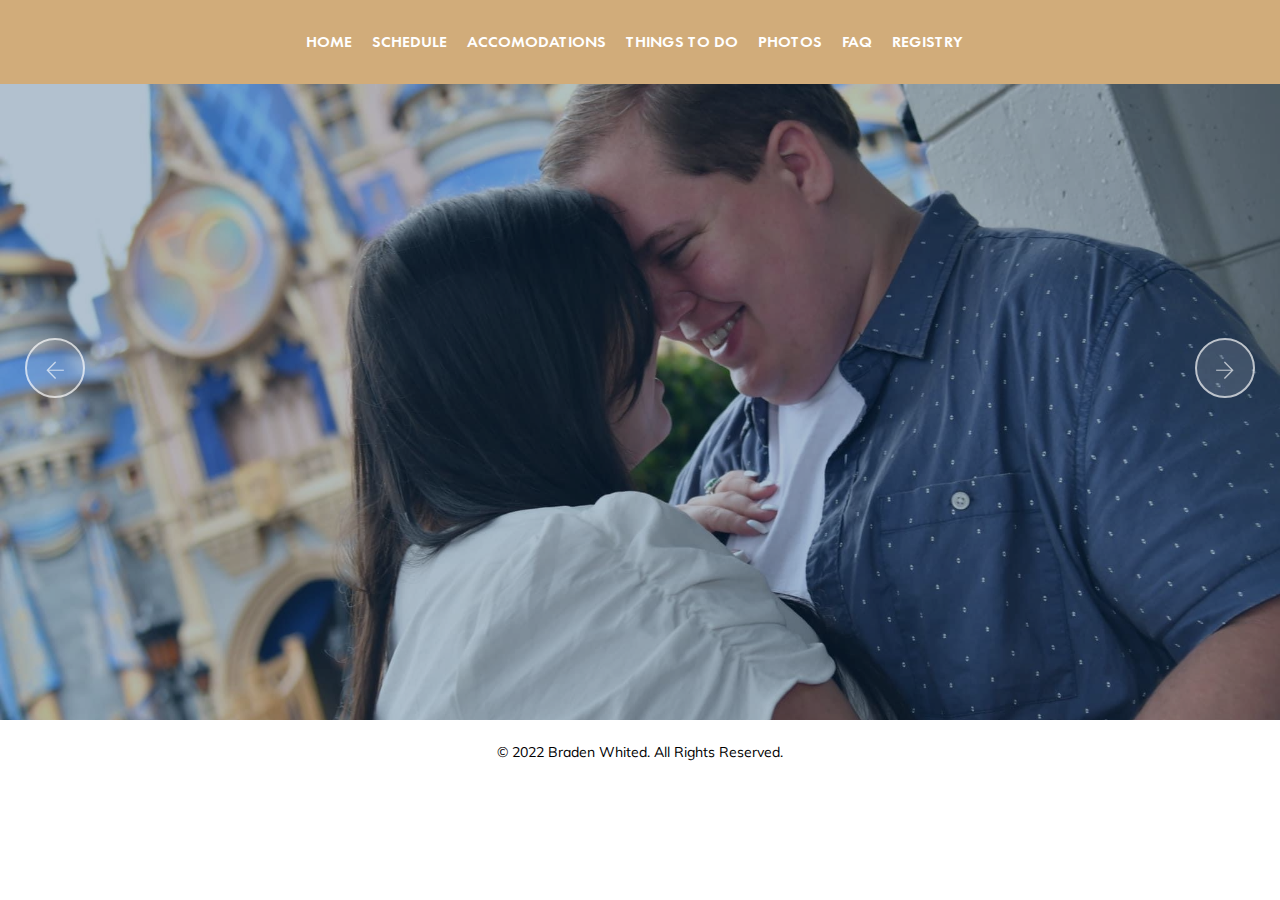
<file: index.html>
<!DOCTYPE html>
<html lang="en">

<head>
    <meta charset="utf-8">
    <meta http-equiv="X-UA-Compatible" content="IE=edge">
    <meta name="viewport" content="width=device-width, initial-scale=1">
    <meta name="author" content="wpOceans">
    <link rel="shortcut icon" type="image/png" href="assets/images/favicon.png">
    <title>Bre & Braden</title>
    <link href="assets/css/themify-icons.css" rel="stylesheet">
    <link href="assets/css/font-awesome.min.css" rel="stylesheet">
    <link href="assets/css/flaticon.css" rel="stylesheet">
    <link href="assets/css/bootstrap.min.css" rel="stylesheet">
    <link href="assets/css/magnific-popup.css" rel="stylesheet">
    <link href="assets/css/animate.css" rel="stylesheet">
    <link href="assets/css/owl.carousel.css" rel="stylesheet">
    <link href="assets/css/owl.theme.css" rel="stylesheet">
    <link href="assets/css/slick.css" rel="stylesheet">
    <link href="assets/css/slick-theme.css" rel="stylesheet">
    <link href="assets/css/swiper.min.css" rel="stylesheet">
    <link href="assets/css/nice-select.css" rel="stylesheet">
    <link href="assets/css/owl.transitions.css" rel="stylesheet">
    <link href="assets/css/jquery.fancybox.css" rel="stylesheet">
    <link href="assets/css/odometer-theme-default.css" rel="stylesheet">
    <link href="assets/css/style.css" rel="stylesheet">
</head>

<body class="color5">

    <!-- start page-wrapper -->
    <div class="page-wrapper">
        <!-- start preloader -->
        <div class="preloader">
            <div class="vertical-centered-box">
                <div class="content">
                    <div class="loader-circle"></div>
                    <div class="loader-line-mask">
                        <div class="loader-line"></div>
                    </div>
                    <img src="assets/images/favicon.png" alt="">
                </div>
            </div>
        </div>
        <!-- end preloader -->
        <!-- Start header -->
        <header id="header">
            <div class="wpo-site-header wpo-header-style-3">
                <nav class="navigation navbar navbar-expand-lg navbar-light">
                    <div class="container-fluid">
                        <div class="row align-items-center">
                            <div class="col-lg-3 col-md-3 col-3 d-lg-none dl-block">
                                <div class="mobail-menu">
                                    <button type="button" class="navbar-toggler open-btn">
                                        <span class="sr-only">Toggle navigation</span>
                                        <span class="icon-bar first-angle"></span>
                                        <span class="icon-bar middle-angle"></span>
                                        <span class="icon-bar last-angle"></span>
                                    </button>
                                </div>
                            </div>
                            <div class="col-lg-2 col-md-6 col-6">
                                <div class="navbar-header">
                                    <!-- <a class="navbar-brand" href="index.html"><img src="assets/images/logo-2.png"
                                            alt=""></a> -->
                                </div>
                            </div>
                            <div class="col-lg-8 col-md-1 col-1">
                                <div id="navbar" class="collapse navbar-collapse navigation-holder">
                                    <button class="menu-close"><i class="ti-close"></i></button>
                                    <ul class="nav navbar-nav mb-2 mb-lg-0">
                                        <li>
                                            <a href="index.html">Home</a>
                                        </li>
                                        <li>
                                            <a href="Schedule.html">Schedule</a>
                                        </li>
                                        <li>
                                            <a href="Accomodations.html">Accomodations</a>
                                        </li>
                                        <li>
                                            <a href="ThingToDo.html">Things to Do</a>
                                        </li>
                                        <li>
                                            <a href="Photos.html">Photos</a>
                                        </li>
                                        <li>
                                            <a href="FAQ.html">FAQ</a>
                                        </li>
                                        <li>
                                            <a href="Registry.html">Registry</a>
                                        </li>
                                    </ul>

                                </div><!-- end of nav-collapse -->
                            </div>
                            <div class="col-lg-2 col-md-2 col-2">

                            </div>
                        </div>
                    </div><!-- end of container -->
                </nav>
            </div>
        </header>
        <!-- end of header -->
        
        <!-- start of hero -->
        <section class="wpo-hero-slider wpo-hero-style-3">
            <div class="wedding-announcement">
                <div class="couple-text">
                    <h2 class="wow slideInUp" style="font-family: 'Brush Script MT', Verdana, sans-serif" data-wow-duration="1s">Breanna & Braden</h2>
                    <p class="wow slideInUp" data-wow-duration="1.8s">June 17,2023</p>
                    <!-- start wpo-wedding-date -->
                    <div class="wpo-wedding-date wow slideInUp" data-wow-duration="2.1s">
                        <div class="clock-grids">
                            <div id="clock"></div>
                        </div>
                    </div>
                    <!-- end wpo-wedding-date -->
                </div>
            </div>

            <div class="swiper-container">
                <div class="swiper-wrapper">
                    <div class="swiper-slide">
                        <div class="slide-inner slide-bg-image" data-background="assets/images/custom/engagement2.jpg">
                        </div> <!-- end slide-inner --> 
                    </div> <!-- end swiper-slide -->
                    <div class="swiper-slide">
                        <div class="slide-inner slide-bg-image" data-background="assets/images/custom/kiss.jpg">
                        </div> <!-- end slide-inner --> 
                    </div> <!-- end swiper-slide -->
                    <div class="swiper-slide">
                        <div class="slide-inner slide-bg-image" data-background="assets/images/custom/engagement3.jpg">
                        </div> <!-- end slide-inner --> 
                    </div> <!-- end swiper-slide -->
                </div>
                <!-- end swiper-wrapper -->

                <!-- swipper controls -->
                <div class="swiper-pagination"></div>
                <div class="next-prev-btn">
                    <div class="swiper-button-next"></div>
                    <div class="swiper-button-prev"></div>
                </div>
            </div>
        </section>
        <!-- end of hero slider -->

        <!-- start of wpo-site-footer-section -->
        <footer class="wpo-site-footer">
            <div class="wpo-lower-footer">
                <div class="container">
                    <div class="row">
                        <div class="col col-xs-12">
                            <p class="copyright"> &copy; 2022 Braden Whited. All Rights Reserved.</p>
                        </div>
                    </div>
                </div>
            </div>
        </footer>
        <!-- end of wpo-site-footer-section -->

    </div>
    <!-- end of page-wrapper -->

    <!-- All JavaScript files
    ================================================== -->
    <script src="assets/js/jquery.min.js"></script>
    <script src="assets/js/bootstrap.bundle.min.js"></script>
    <!-- Plugins for this template -->
    <script src="assets/js/modernizr.custom.js"></script>
    <script src="assets/js/jquery.dlmenu.js"></script>
    <script src="assets/js/jquery-plugin-collection.js"></script>
    <!-- Custom script for this template -->
    <script src="assets/js/script.js"></script>
</body>

</html>
</file>
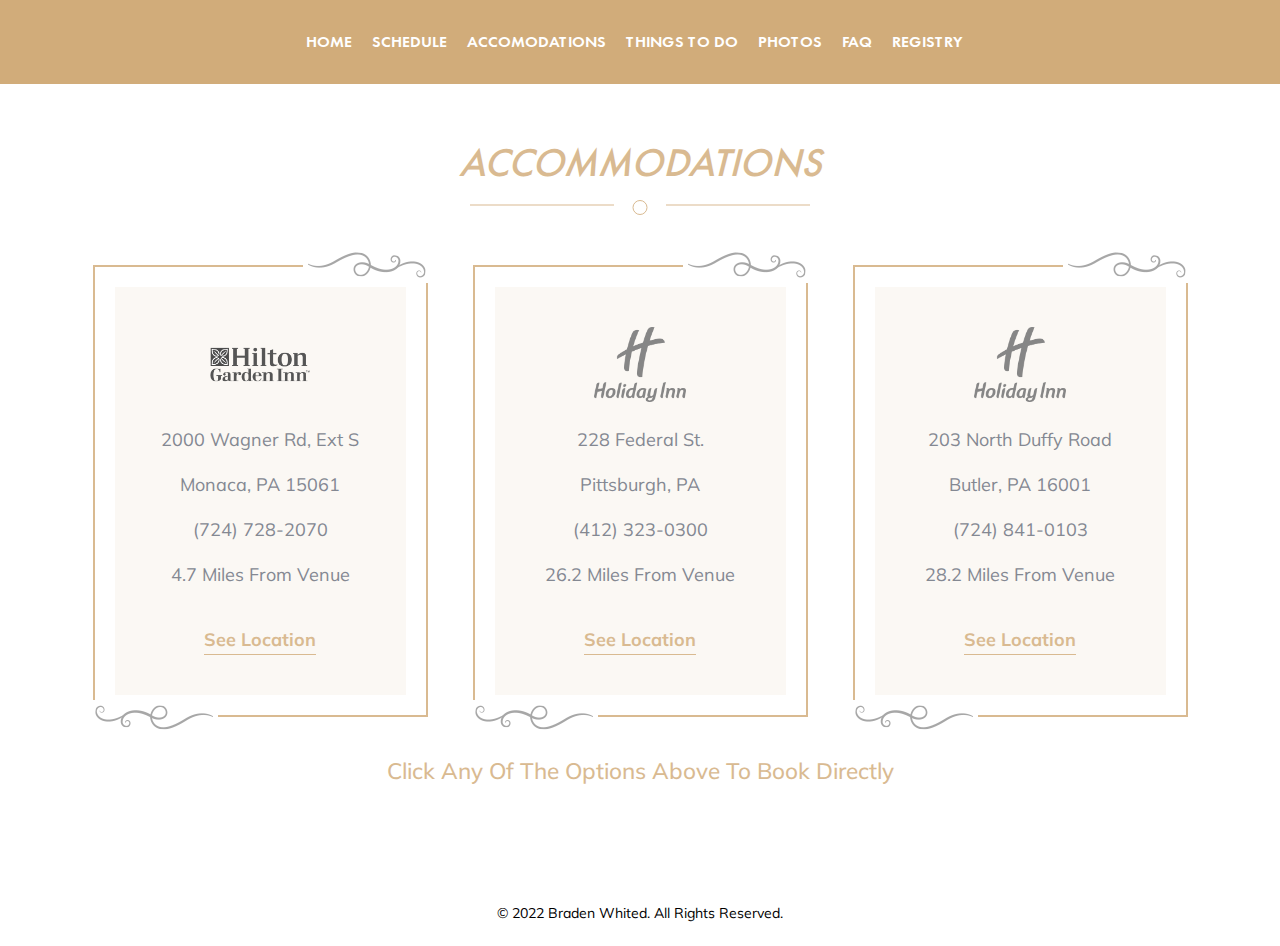
<file: Accomodations.html>
<!DOCTYPE html>
<html lang="en">

<head>
    <meta charset="utf-8">
    <meta http-equiv="X-UA-Compatible" content="IE=edge">
    <meta name="viewport" content="width=device-width, initial-scale=1">
    <meta name="author" content="wpOceans">
    <link rel="shortcut icon" type="image/png" href="assets/images/favicon.png">
    <title>Bre & Braden</title>
    <link href="assets/css/themify-icons.css" rel="stylesheet">
    <link href="assets/css/font-awesome.min.css" rel="stylesheet">
    <link href="assets/css/flaticon.css" rel="stylesheet">
    <link href="assets/css/bootstrap.min.css" rel="stylesheet">
    <link href="assets/css/magnific-popup.css" rel="stylesheet">
    <link href="assets/css/animate.css" rel="stylesheet">
    <link href="assets/css/owl.carousel.css" rel="stylesheet">
    <link href="assets/css/owl.theme.css" rel="stylesheet">
    <link href="assets/css/slick.css" rel="stylesheet">
    <link href="assets/css/slick-theme.css" rel="stylesheet">
    <link href="assets/css/swiper.min.css" rel="stylesheet">
    <link href="assets/css/nice-select.css" rel="stylesheet">
    <link href="assets/css/owl.transitions.css" rel="stylesheet">
    <link href="assets/css/jquery.fancybox.css" rel="stylesheet">
    <link href="assets/css/odometer-theme-default.css" rel="stylesheet">
    <link href="assets/css/style.css" rel="stylesheet">
</head>

<body class="color5">

    <!-- start page-wrapper -->
    <div class="page-wrapper">
        <!-- start preloader -->
        <div class="preloader">
            <div class="vertical-centered-box">
                <div class="content">
                    <div class="loader-circle"></div>
                    <div class="loader-line-mask">
                        <div class="loader-line"></div>
                    </div>
                    <img src="assets/images/favicon.png" alt="">
                </div>
            </div>
        </div>
        <!-- end preloader -->
        <!-- Start header -->
        <header id="header">
            <div class="wpo-site-header wpo-header-style-3">
                <nav class="navigation navbar navbar-expand-lg navbar-light">
                    <div class="container-fluid">
                        <div class="row align-items-center">
                            <div class="col-lg-3 col-md-3 col-3 d-lg-none dl-block">
                                <div class="mobail-menu">
                                    <button type="button" class="navbar-toggler open-btn">
                                        <span class="sr-only">Toggle navigation</span>
                                        <span class="icon-bar first-angle"></span>
                                        <span class="icon-bar middle-angle"></span>
                                        <span class="icon-bar last-angle"></span>
                                    </button>
                                </div>
                            </div>
                            <div class="col-lg-2 col-md-6 col-6">
                                <div class="navbar-header">
                                    <!-- <a class="navbar-brand" href="index.html"><img src="assets/images/logo-2.png"
                                            alt=""></a> -->
                                </div>
                            </div>
                            <div class="col-lg-8 col-md-1 col-1">
                                <div id="navbar" class="collapse navbar-collapse navigation-holder">
                                    <button class="menu-close"><i class="ti-close"></i></button>
                                    <ul class="nav navbar-nav mb-2 mb-lg-0">
                                        <li>
                                            <a href="index.html">Home</a>
                                        </li>
                                        <li>
                                            <a href="Schedule.html">Schedule</a>
                                        </li>
                                        <li>
                                            <a href="Accomodations.html">Accomodations</a>
                                        </li>
                                        <li>
                                            <a href="ThingToDo.html">Things to Do</a>
                                        </li>
                                        <li>
                                            <a href="Photos.html">Photos</a>
                                        </li>
                                        <li>
                                            <a href="FAQ.html">FAQ</a>
                                        </li>
                                        <li>
                                            <a href="Registry.html">Registry</a>
                                        </li>
                                    </ul>

                                </div><!-- end of nav-collapse -->
                            </div>
                            <div class="col-lg-2 col-md-2 col-2">

                            </div>
                        </div>
                    </div><!-- end of container -->
                </nav>
            </div>
        </header>
        <!-- end of header -->
       
        <!-- start wpo-event-section -->
        <section class="wpo-event-section section-padding" id="accomodations">
            <div class="container">
                <div class="row">
                    <div class="wpo-section-title-s2">
                        <div class="section-title-simg">
                            <!-- <img src="assets/images/section-title2.png" alt=""> -->
                        </div>
                        <h2 style="color: #d9ba91;font-style: italic;">ACCOMMODATIONS</h2>
                        <div class="section-title-img">
                            <div class="round-ball"></div>
                        </div>
                    </div>
                </div>
                <div class="wpo-event-wrap">
                    <div class="row">
                        <div class="col col-lg-4 col-md-6 col-12">
                            <div class="wpo-event-item">
                                <div class="wpo-event-text">
                                    <a href="https://www.hilton.com/en/hotels/pitgvgi-hilton-garden-inn-pittsburgh-area-beaver-valley/" target="_blank"><img class="logo" style="max-height: 75px;" src="assets/images/custom/hgi.png" alt></a><br><br>
                                    <ul>
                                        <li>2000 Wagner Rd, Ext S</li>
                                        <li>Monaca, PA 15061</li>
                                        <li>(724) 728-2070</li>
                                        <li>4.7 Miles From Venue</li>

                                        <li> <a class="popup-gmaps" href="https://www.google.com/maps/embed?pb=!1m28!1m12!1m3!1d24204.349290435457!2d-80.32581674414769!3d40.684022721066796!2m3!1f0!2f0!3f0!3m2!1i1024!2i768!4f13.1!4m13!3e6!4m5!1s0x88346fe9976e62bb%3A0x87ce7057493d8796!2sBeaver%20Station%20Cultural%20%26%20Event%20Center%2C%20East%20End%20Avenue%2C%20Beaver%2C%20PA!3m2!1d40.697851!2d-80.296717!4m5!1s0x88346faa83e75dab%3A0xc492936791138ce8!2sHilton%20Garden%20Inn%20Pittsburgh%20Area%20Beaver%20Valley%2C%202000%20Wagner%20Rd%20Ext%20S%2C%20Monaca%2C%20PA%2015061!3m2!1d40.6724252!2d-80.3189421!5e0!3m2!1sen!2sus!4v1647117910226!5m2!1sen!2sus">See Location</a></li>
                                    </ul>
                                </div>
                                <div class="event-shape-1">
                                    <img src="assets/images/event-shape-1.png" alt="">
                                </div>
                                <div class="event-shape-2">
                                    <img src="assets/images/event-shape-2.png" alt="">
                                </div>
                            </div>
                        </div>
                        <div class="col col-lg-4 col-md-6 col-12">
                            <div class="wpo-event-item">
                                <div class="wpo-event-text">
                                    <a target="_blank" href="https://www.ihg.com/holidayinnexpress/hotels/us/en/pittsburgh/pitns/hoteldetail?PID=100357191&_PMID=99634975&cm_mmc=CJ-_-5250933-_-100357191&mktgvar=CJ-_-5250933-_-100357191-_-www.ihg.com-_-ab10932ad18d11ec82d4d8720a82b838&glat=AFFI&setPMCookies=true&cjevent=ab10932ad18d11ec82d4d8720a82b838&cjdata=MXxOfDB8WXww"><img class="logo" style="max-height: 75px;" src="assets/images/custom/hinn.png" alt></a><br><br>
                                    <ul>
                                        <li>228 Federal St.</li>
                                        <li>Pittsburgh, PA</li>
                                        <li>(412) 323-0300</li>
                                        <li>26.2 Miles From Venue</li>

                                        <li> <a class="popup-gmaps" href="https://www.google.com/maps/embed?pb=!1m28!1m12!1m3!1d194007.28518311662!2d-80.30458480984258!3d40.555642067331775!2m3!1f0!2f0!3f0!3m2!1i1024!2i768!4f13.1!4m13!3e0!4m5!1s0x8834f3febe4e2a33%3A0x34b6fe08a1b284dc!2sHoliday%20Inn%20Express%20%26%20Suites%20Pittsburgh%20North%20Shore%2C%20an%20IHG%20Hotel%2C%20228%20Federal%20St%2C%20Pittsburgh%2C%20PA%2015212!3m2!1d40.4487671!2d-80.00424559999999!4m5!1s0x88346fe9976e62bb%3A0x87ce7057493d8796!2sBeaver%20Station%20Cultural%20%26%20Event%20Center%2C%20East%20End%20Avenue%2C%20Beaver%2C%20PA!3m2!1d40.697851!2d-80.296717!5e0!3m2!1sen!2sus!4v1652316806746!5m2!1sen!2sus">See Location</a></li>
                                    </ul>
                                </div>
                                <div class="event-shape-1">
                                    <img src="assets/images/event-shape-1.png" alt="">
                                </div>
                                <div class="event-shape-2">
                                    <img src="assets/images/event-shape-2.png" alt="">
                                </div>
                            </div>
                        </div>
                        <div class="col col-lg-4 col-md-6 col-12">
                            <div class="wpo-event-item">
                                <div class="wpo-event-text">
                                    <a target="_blank" href="https://www.ihg.com/holidayinnexpress/hotels/us/en/butler/pitbr/hoteldetail"><img class="logo" style="max-height: 75px;" src="assets/images/custom/hinn.png" alt></a><br><br>
                                    <ul>
                                        <li>203 North Duffy Road</li>
                                        <li>Butler, PA 16001</li>
                                        <li>(724) 841-0103</li>
                                        <li>28.2 Miles From Venue</li>

                                        <li> <a class="popup-gmaps" href="https://www.google.com/maps/embed?pb=!1m28!1m12!1m3!1d193249.84225165212!2d-80.2644404434258!3d40.816347536991046!2m3!1f0!2f0!3f0!3m2!1i1024!2i768!4f13.1!4m13!3e0!4m5!1s0x88337d202b2381b3%3A0x7d5bbe0d1a3d3509!2sHoliday%20Inn%20Express%20%26%20Suites%20Butler%2C%20an%20IHG%20Hotel%2C%20North%20Duffy%20Road%2C%20Butler%2C%20PA!3m2!1d40.8789928!2d-79.94136879999999!4m5!1s0x88346fc49a630d7f%3A0x8b4c55a064b144e1!2s424%205th%20St%2C%20Beaver%2C%20PA%2015009!3m2!1d40.7003598!2d-80.3052714!5e0!3m2!1sen!2sus!4v1659299119013!5m2!1sen!2sus">See Location</a></li>
                                    </ul>
                                </div>
                                <div class="event-shape-1">
                                    <img src="assets/images/event-shape-1.png" alt="">
                                </div>
                                <div class="event-shape-2">
                                    <img src="assets/images/event-shape-2.png" alt="">
                                </div>
                            </div>
                        </div>
                    </div>
                </div>

                <div style="display: block;text-align: center;color: #d9ba91 !important"><h4>Click Any Of The Options Above To Book Directly</h4></div>

            </div> <!-- end container -->
        </section>



        <!-- start of wpo-site-footer-section -->
        <footer class="wpo-site-footer">
            <div class="wpo-lower-footer">
                <div class="container">
                    <div class="row">
                        <div class="col col-xs-12">
                            <p class="copyright"> &copy; 2022 Braden Whited. All Rights Reserved.</p>
                        </div>
                    </div>
                </div>
            </div>
        </footer>
        <!-- end of wpo-site-footer-section -->

    </div>
    <!-- end of page-wrapper -->

    <!-- All JavaScript files
    ================================================== -->
    <script src="assets/js/jquery.min.js"></script>
    <script src="assets/js/bootstrap.bundle.min.js"></script>
    <!-- Plugins for this template -->
    <script src="assets/js/modernizr.custom.js"></script>
    <script src="assets/js/jquery.dlmenu.js"></script>
    <script src="assets/js/jquery-plugin-collection.js"></script>
    <!-- Custom script for this template -->
    <script src="assets/js/script.js"></script>
</body>

</html>
</file>
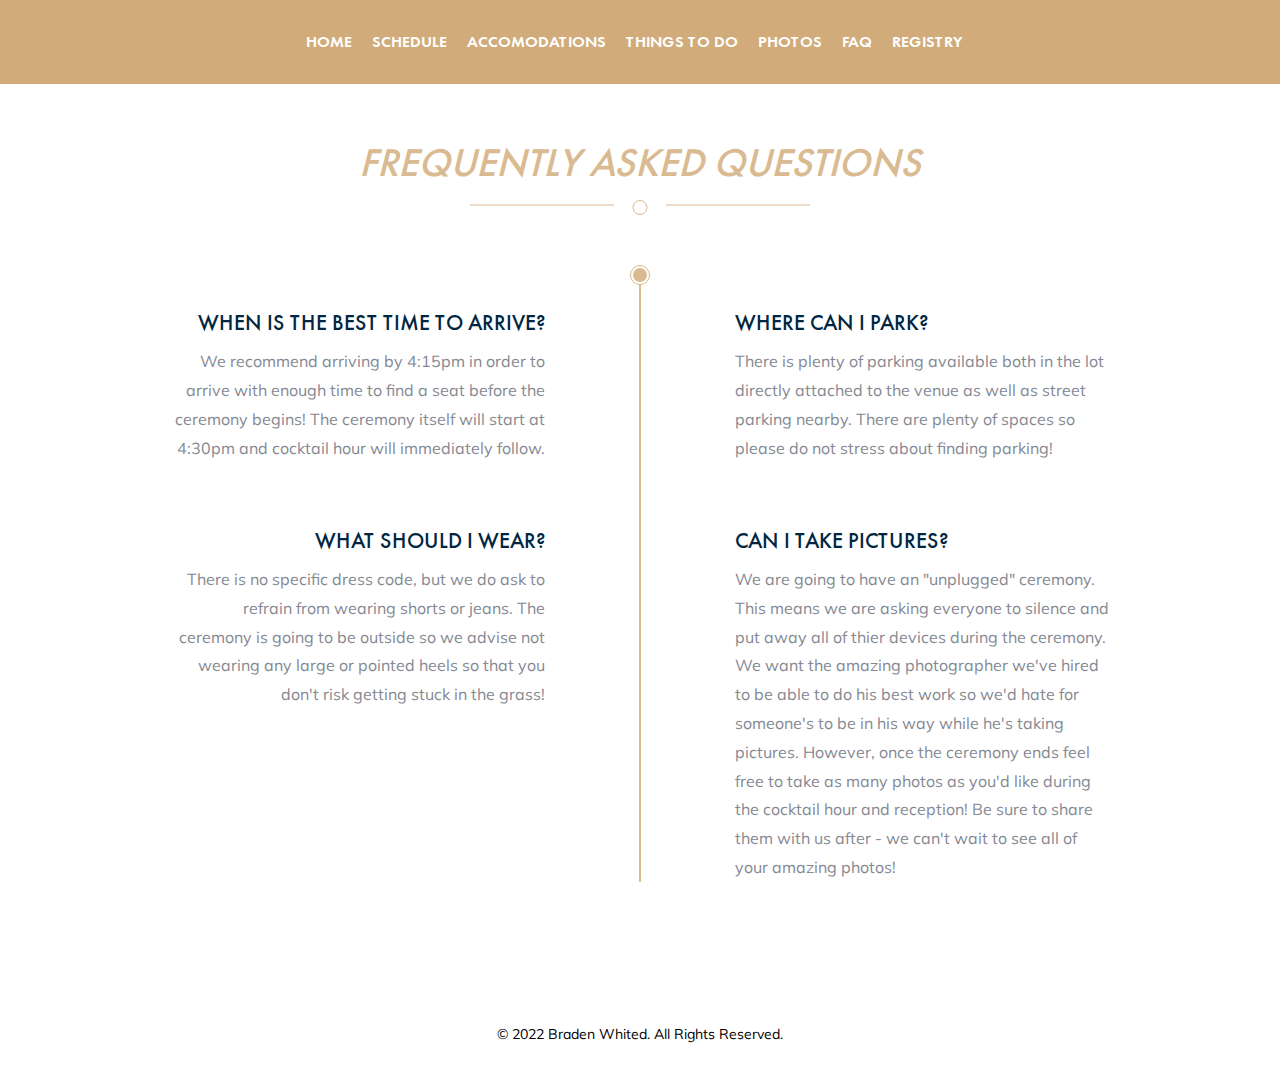
<file: FAQ.html>
<!DOCTYPE html>
<html lang="en">

<head>
    <meta charset="utf-8">
    <meta http-equiv="X-UA-Compatible" content="IE=edge">
    <meta name="viewport" content="width=device-width, initial-scale=1">
    <meta name="author" content="wpOceans">
    <link rel="shortcut icon" type="image/png" href="assets/images/favicon.png">
    <title>Bre & Braden</title>
    <link href="assets/css/themify-icons.css" rel="stylesheet">
    <link href="assets/css/font-awesome.min.css" rel="stylesheet">
    <link href="assets/css/flaticon.css" rel="stylesheet">
    <link href="assets/css/bootstrap.min.css" rel="stylesheet">
    <link href="assets/css/magnific-popup.css" rel="stylesheet">
    <link href="assets/css/animate.css" rel="stylesheet">
    <link href="assets/css/owl.carousel.css" rel="stylesheet">
    <link href="assets/css/owl.theme.css" rel="stylesheet">
    <link href="assets/css/slick.css" rel="stylesheet">
    <link href="assets/css/slick-theme.css" rel="stylesheet">
    <link href="assets/css/swiper.min.css" rel="stylesheet">
    <link href="assets/css/nice-select.css" rel="stylesheet">
    <link href="assets/css/owl.transitions.css" rel="stylesheet">
    <link href="assets/css/jquery.fancybox.css" rel="stylesheet">
    <link href="assets/css/odometer-theme-default.css" rel="stylesheet">
    <link href="assets/css/style.css" rel="stylesheet">
</head>

<body class="color5">

    <!-- start page-wrapper -->
    <div class="page-wrapper">
        <!-- start preloader -->
        <div class="preloader">
            <div class="vertical-centered-box">
                <div class="content">
                    <div class="loader-circle"></div>
                    <div class="loader-line-mask">
                        <div class="loader-line"></div>
                    </div>
                    <img src="assets/images/favicon.png" alt="">
                </div>
            </div>
        </div>
        <!-- end preloader -->
        <!-- Start header -->
        <header id="header">
            <div class="wpo-site-header wpo-header-style-3">
                <nav class="navigation navbar navbar-expand-lg navbar-light">
                    <div class="container-fluid">
                        <div class="row align-items-center">
                            <div class="col-lg-3 col-md-3 col-3 d-lg-none dl-block">
                                <div class="mobail-menu">
                                    <button type="button" class="navbar-toggler open-btn">
                                        <span class="sr-only">Toggle navigation</span>
                                        <span class="icon-bar first-angle"></span>
                                        <span class="icon-bar middle-angle"></span>
                                        <span class="icon-bar last-angle"></span>
                                    </button>
                                </div>
                            </div>
                            <div class="col-lg-2 col-md-6 col-6">
                                <div class="navbar-header">
                                    <!-- <a class="navbar-brand" href="index.html"><img src="assets/images/logo-2.png"
                                            alt=""></a> -->
                                </div>
                            </div>
                            <div class="col-lg-8 col-md-1 col-1">
                                <div id="navbar" class="collapse navbar-collapse navigation-holder">
                                    <button class="menu-close"><i class="ti-close"></i></button>
                                    <ul class="nav navbar-nav mb-2 mb-lg-0">
                                        <li>
                                            <a href="index.html">Home</a>
                                        </li>
                                        <li>
                                            <a href="Schedule.html">Schedule</a>
                                        </li>
                                        <li>
                                            <a href="Accomodations.html">Accomodations</a>
                                        </li>
                                        <li>
                                            <a href="ThingToDo.html">Things to Do</a>
                                        </li>
                                        <li>
                                            <a href="Photos.html">Photos</a>
                                        </li>
                                        <li>
                                            <a href="FAQ.html">FAQ</a>
                                        </li>
                                        <li>
                                            <a href="Registry.html">Registry</a>
                                        </li>
                                    </ul>

                                </div><!-- end of nav-collapse -->
                            </div>
                            <div class="col-lg-2 col-md-2 col-2">

                            </div>
                        </div>
                    </div><!-- end of container -->
                </nav>
            </div>
        </header>
        <!-- end of header -->
       
        <!-- start thingtodo-section -->
        <section class="story-section section-padding" id="thingstodo">
            <div class="container">
                <div class="row">
                    <div class="wpo-section-title-s2">
                        <div class="section-title-simg">
                            <!-- <img src="assets/images/section-title2.png" alt=""> -->
                        </div>
                        <h2 style="color: #d9ba91;font-style: italic;">FREQUENTLY ASKED QUESTIONS</h2>
                        <div class="section-title-img">
                            <div class="round-ball"></div>
                        </div>
                    </div>
                </div>

                <div class="row">
                    <div class="col col-xs-12">
                        <div class="story-timeline">
                            <div class="round-shape"></div>
                            <div class="row">
                                <div class="col col-lg-6 col-12 text-holder right-heart">
                                    <div class="story-text right-align-text">
                                        <h3>When is the best time to arrive?</h3>
                                        <p>We recommend arriving by 4:15pm in order to arrive with enough time to find a seat before the ceremony begins! The ceremony itself will start at 4:30pm and cocktail hour will immediately follow.</p>
                                    </div>
                                </div>
                                <div class="col col-lg-6 col-12 text-holder">
                                    <div class="story-text">
                                        <h3>Where Can I Park?</h3>
                                        <p>There is plenty of parking available both in the lot directly attached to the venue as well as street parking nearby. There are plenty of spaces so please do not stress about finding parking!</p>
                                    </div>
                                </div>
                            </div>
                            <div class="row">
                                <div class="col col-lg-6 col-12 text-holder right-heart">
                                    <div class="story-text right-align-text">
                                        <h3>What Should I Wear?</h3>
                                        <p>There is no specific dress code, but we do ask to refrain from wearing shorts or jeans. The ceremony is going to be outside so we advise not wearing any large or pointed heels so that you don't risk getting stuck in the grass!</p>
                                    </div>
                                </div>
                                <div class="col col-lg-6 col-12 text-holder">
                                    <div class="story-text">
                                        <h3>Can I Take Pictures?</h3>
                                        <p>We are going to have an "unplugged" ceremony. This means we are asking everyone to silence and put away all of thier devices during the ceremony. We want the amazing photographer we've hired to be able to do his best work so we'd hate for someone's to be in his way while he's taking pictures. However, once the ceremony ends feel free to take as many photos as you'd like during the cocktail hour and reception! Be sure to share them with us after - we can't wait to see all of your amazing photos!</p>
                                    </div>
                                </div>
                            </div>
                        </div>
                    </div>
                </div> <!-- end row -->
            </div> <!-- end container -->
        </section>
        <!-- end story-section -->



        <!-- start of wpo-site-footer-section -->
        <footer class="wpo-site-footer">
            <div class="wpo-lower-footer">
                <div class="container">
                    <div class="row">
                        <div class="col col-xs-12">
                            <p class="copyright"> &copy; 2022 Braden Whited. All Rights Reserved.</p>
                        </div>
                    </div>
                </div>
            </div>
        </footer>
        <!-- end of wpo-site-footer-section -->

    </div>
    <!-- end of page-wrapper -->

    <!-- All JavaScript files
    ================================================== -->
    <script src="assets/js/jquery.min.js"></script>
    <script src="assets/js/bootstrap.bundle.min.js"></script>
    <!-- Plugins for this template -->
    <script src="assets/js/modernizr.custom.js"></script>
    <script src="assets/js/jquery.dlmenu.js"></script>
    <script src="assets/js/jquery-plugin-collection.js"></script>
    <!-- Custom script for this template -->
    <script src="assets/js/script.js"></script>
</body>

</html>
</file>
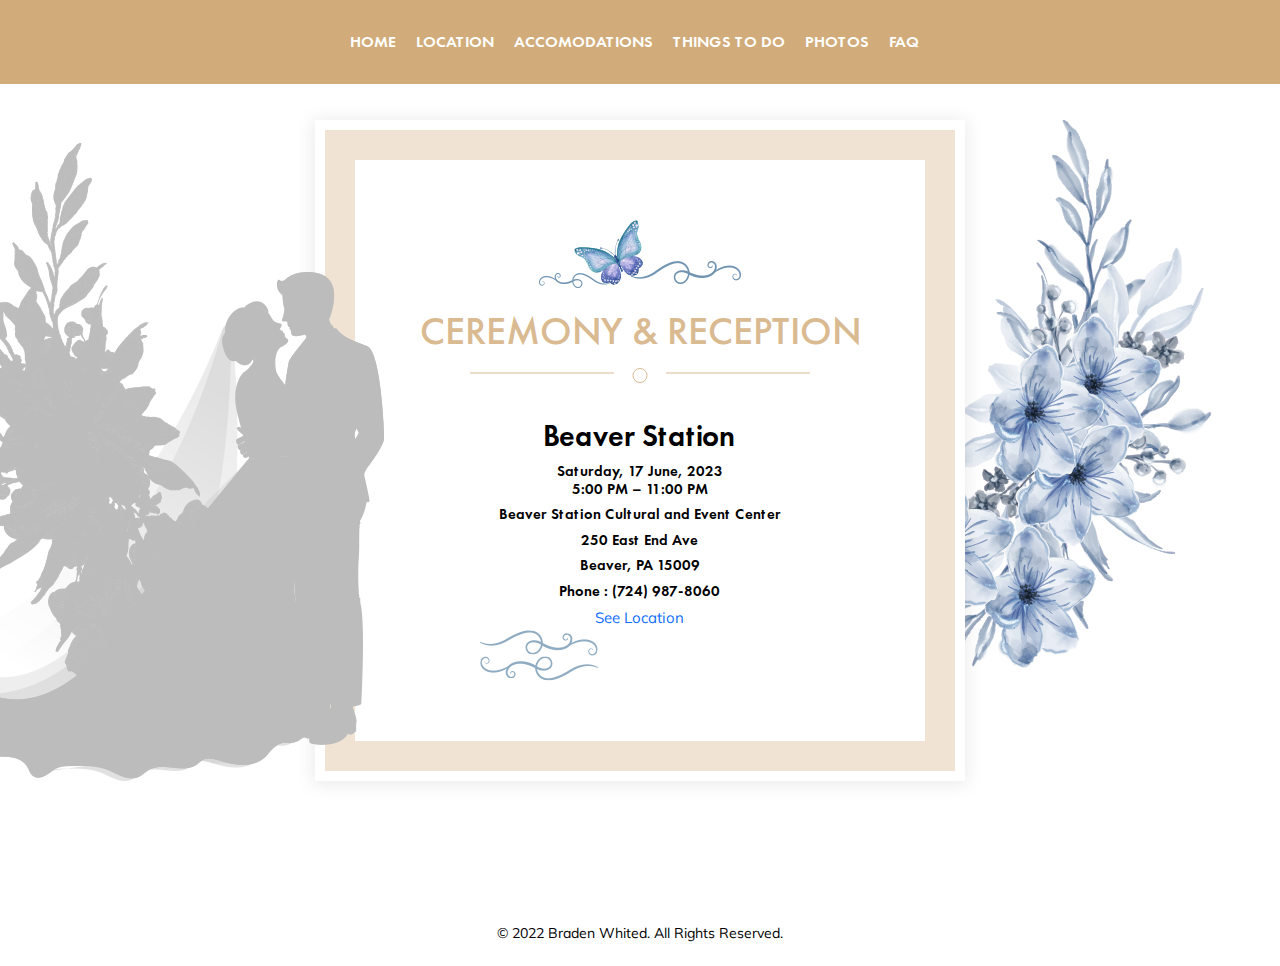
<file: Location.html>
<!DOCTYPE html>
<html lang="en">

<head>
    <meta charset="utf-8">
    <meta http-equiv="X-UA-Compatible" content="IE=edge">
    <meta name="viewport" content="width=device-width, initial-scale=1">
    <meta name="author" content="wpOceans">
    <link rel="shortcut icon" type="image/png" href="assets/images/favicon.png">
    <title>Bre & Braden</title>
    <link href="assets/css/themify-icons.css" rel="stylesheet">
    <link href="assets/css/font-awesome.min.css" rel="stylesheet">
    <link href="assets/css/flaticon.css" rel="stylesheet">
    <link href="assets/css/bootstrap.min.css" rel="stylesheet">
    <link href="assets/css/magnific-popup.css" rel="stylesheet">
    <link href="assets/css/animate.css" rel="stylesheet">
    <link href="assets/css/owl.carousel.css" rel="stylesheet">
    <link href="assets/css/owl.theme.css" rel="stylesheet">
    <link href="assets/css/slick.css" rel="stylesheet">
    <link href="assets/css/slick-theme.css" rel="stylesheet">
    <link href="assets/css/swiper.min.css" rel="stylesheet">
    <link href="assets/css/nice-select.css" rel="stylesheet">
    <link href="assets/css/owl.transitions.css" rel="stylesheet">
    <link href="assets/css/jquery.fancybox.css" rel="stylesheet">
    <link href="assets/css/odometer-theme-default.css" rel="stylesheet">
    <link href="assets/css/style.css" rel="stylesheet">
</head>

<body class="color5">

    <!-- start page-wrapper -->
    <div class="page-wrapper">
        <!-- start preloader -->
        <div class="preloader">
            <div class="vertical-centered-box">
                <div class="content">
                    <div class="loader-circle"></div>
                    <div class="loader-line-mask">
                        <div class="loader-line"></div>
                    </div>
                    <img src="assets/images/favicon.png" alt="">
                </div>
            </div>
        </div>
        <!-- end preloader -->
        <!-- Start header -->
        <header id="header">
            <div class="wpo-site-header wpo-header-style-3">
                <nav class="navigation navbar navbar-expand-lg navbar-light">
                    <div class="container-fluid">
                        <div class="row align-items-center">
                            <div class="col-lg-3 col-md-3 col-3 d-lg-none dl-block">
                                <div class="mobail-menu">
                                    <button type="button" class="navbar-toggler open-btn">
                                        <span class="sr-only">Toggle navigation</span>
                                        <span class="icon-bar first-angle"></span>
                                        <span class="icon-bar middle-angle"></span>
                                        <span class="icon-bar last-angle"></span>
                                    </button>
                                </div>
                            </div>
                            <div class="col-lg-2 col-md-6 col-6">
                                <div class="navbar-header">
                                    <!-- <a class="navbar-brand" href="index.html"><img src="assets/images/logo-2.png"
                                            alt=""></a> -->
                                </div>
                            </div>
                            <div class="col-lg-8 col-md-1 col-1">
                                <div id="navbar" class="collapse navbar-collapse navigation-holder">
                                    <button class="menu-close"><i class="ti-close"></i></button>
                                    <ul class="nav navbar-nav mb-2 mb-lg-0">
                                        <li>
                                            <a href="#">Home</a>
                                        </li>
                                        <li>
                                            <a href="#event">Location</a>
                                        </li>
                                        <li>
                                            <a href="#accomodations">Accomodations</a>
                                        </li>
                                        <li>
                                            <a href="#thingstodo">Things to Do</a>
                                        </li>
                                        <li>
                                            <a href="#gallery">Photos</a>
                                        </li>
                                        <li>
                                            <a href="#faq">FAQ</a>
                                        </li>
                                    </ul>

                                </div><!-- end of nav-collapse -->
                            </div>
                            <div class="col-lg-2 col-md-2 col-2">

                            </div>
                        </div>
                    </div><!-- end of container -->
                </nav>
            </div>
        </header>
        <!-- end of header -->

        <!-- start of wpo-contact-section -->
        <section class="wpo-contact-section section-padding" id="event">
            <div class="container">
                <div class="wpo-contact-section-wrapper">
                    <div class="wpo-contact-form-area">
                        <div class="wpo-section-title-s2">
                            <div class="section-title-simg">
                                <img src="assets/images/section-title2.png" alt="">
                            </div>
                            <h2 style="color: #d9ba91;">Ceremony & Reception</h2>
                            <div class="section-title-img">
                                <div class="round-ball"></div>
                            </div>
                        </div>
                        <div class="wpo-event-wrap">
                            <div class="row">
                                <div class="col col-2"></div>
                                <div class="col col-8">
                                    <div class="wpo-event-item">
                                        <div class="wpo-event-text">
                                            <h2 style="display: block;text-align: center;color: black;">Beaver Station</h2>
                                            <h6 style="display: block;text-align: center;color: black;">Saturday, 17 June, 2023
                                                <br>
                                                5:00 PM – 11:00 PM</h6>
                                            <h6 style="display: block;text-align: center;color: black;">Beaver Station Cultural and Event Center</h6>
                                            <h6 style="display: block;text-align: center;color: black;">250 East End Ave</h6>
                                            <h6 style="display: block;text-align: center;color: black;">Beaver, PA 15009</h6>
                                            <h6 style="display: block;text-align: center;color: black;">Phone : (724) 987-8060</h6>
                                            <ul>
                                                <li style="display: block;text-align: center;color: #d9ba91;"> <a class="popup-gmaps" href="https://www.google.com/maps/embed?pb=!1m18!1m12!1m3!1d3024.9158469733998!2d-80.29890568432353!3d40.697850979333445!2m3!1f0!2f0!3f0!3m2!1i1024!2i768!4f13.1!3m3!1m2!1s0x88346fe9976e62bb%3A0x87ce7057493d8796!2sBeaver%20Station%20Cultural%20%26%20Event%20Center!5e0!3m2!1sen!2sus!4v1647110946913!5m2!1sen!2sus">See Location</a></li>    
                                            </ul>
                                        </div>
                                        <div class="event-shape-1">
                                            <img src="assets/images/event-shape-1.png" alt="">
                                        </div>
                                        <div class="event-shape-2">
                                            <img src="assets/images/event-shape-2.png" alt="">
                                        </div>
                                    </div>
                                </div>
                                <div class="col col-2"></div>
                            </div>
                        </div>
                        <div class="border-style"></div>
                    </div>
                    <div class="vector-1">
                        <img src="assets/images/contact/1.png" alt="">
                    </div>
                    <div class="vector-2">
                        <img src="assets/images/contact/2.png" alt="">
                    </div>
                </div>
            </div>
        </section>
        <!-- end of wpo-contact-section -->

        <!-- start of wpo-site-footer-section -->
        <footer class="wpo-site-footer">
            <div class="wpo-lower-footer">
                <div class="container">
                    <div class="row">
                        <div class="col col-xs-12">
                            <p class="copyright"> &copy; 2022 Braden Whited. All Rights Reserved.</p>
                        </div>
                    </div>
                </div>
            </div>
        </footer>
        <!-- end of wpo-site-footer-section -->

    </div>
    <!-- end of page-wrapper -->

    <!-- All JavaScript files
    ================================================== -->
    <script src="assets/js/jquery.min.js"></script>
    <script src="assets/js/bootstrap.bundle.min.js"></script>
    <!-- Plugins for this template -->
    <script src="assets/js/modernizr.custom.js"></script>
    <script src="assets/js/jquery.dlmenu.js"></script>
    <script src="assets/js/jquery-plugin-collection.js"></script>
    <!-- Custom script for this template -->
    <script src="assets/js/script.js"></script>
</body>

</html>
</file>
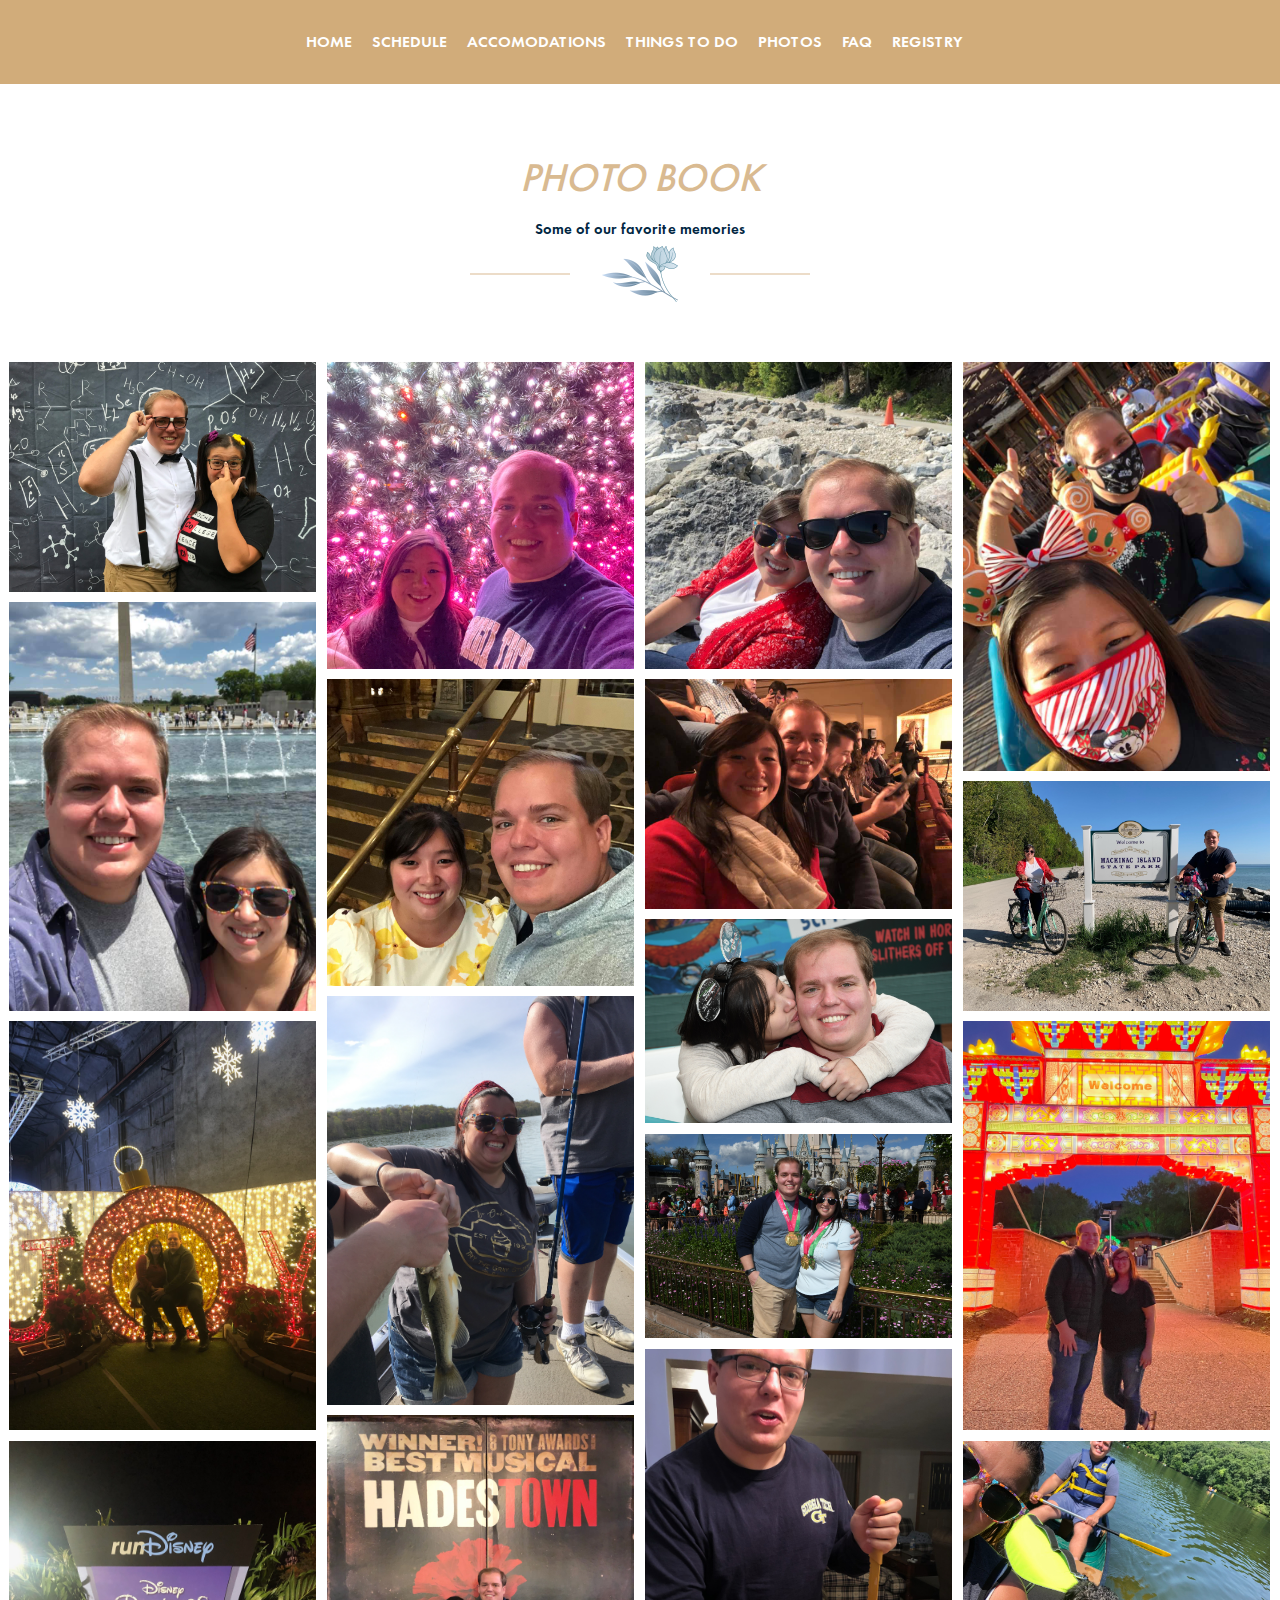
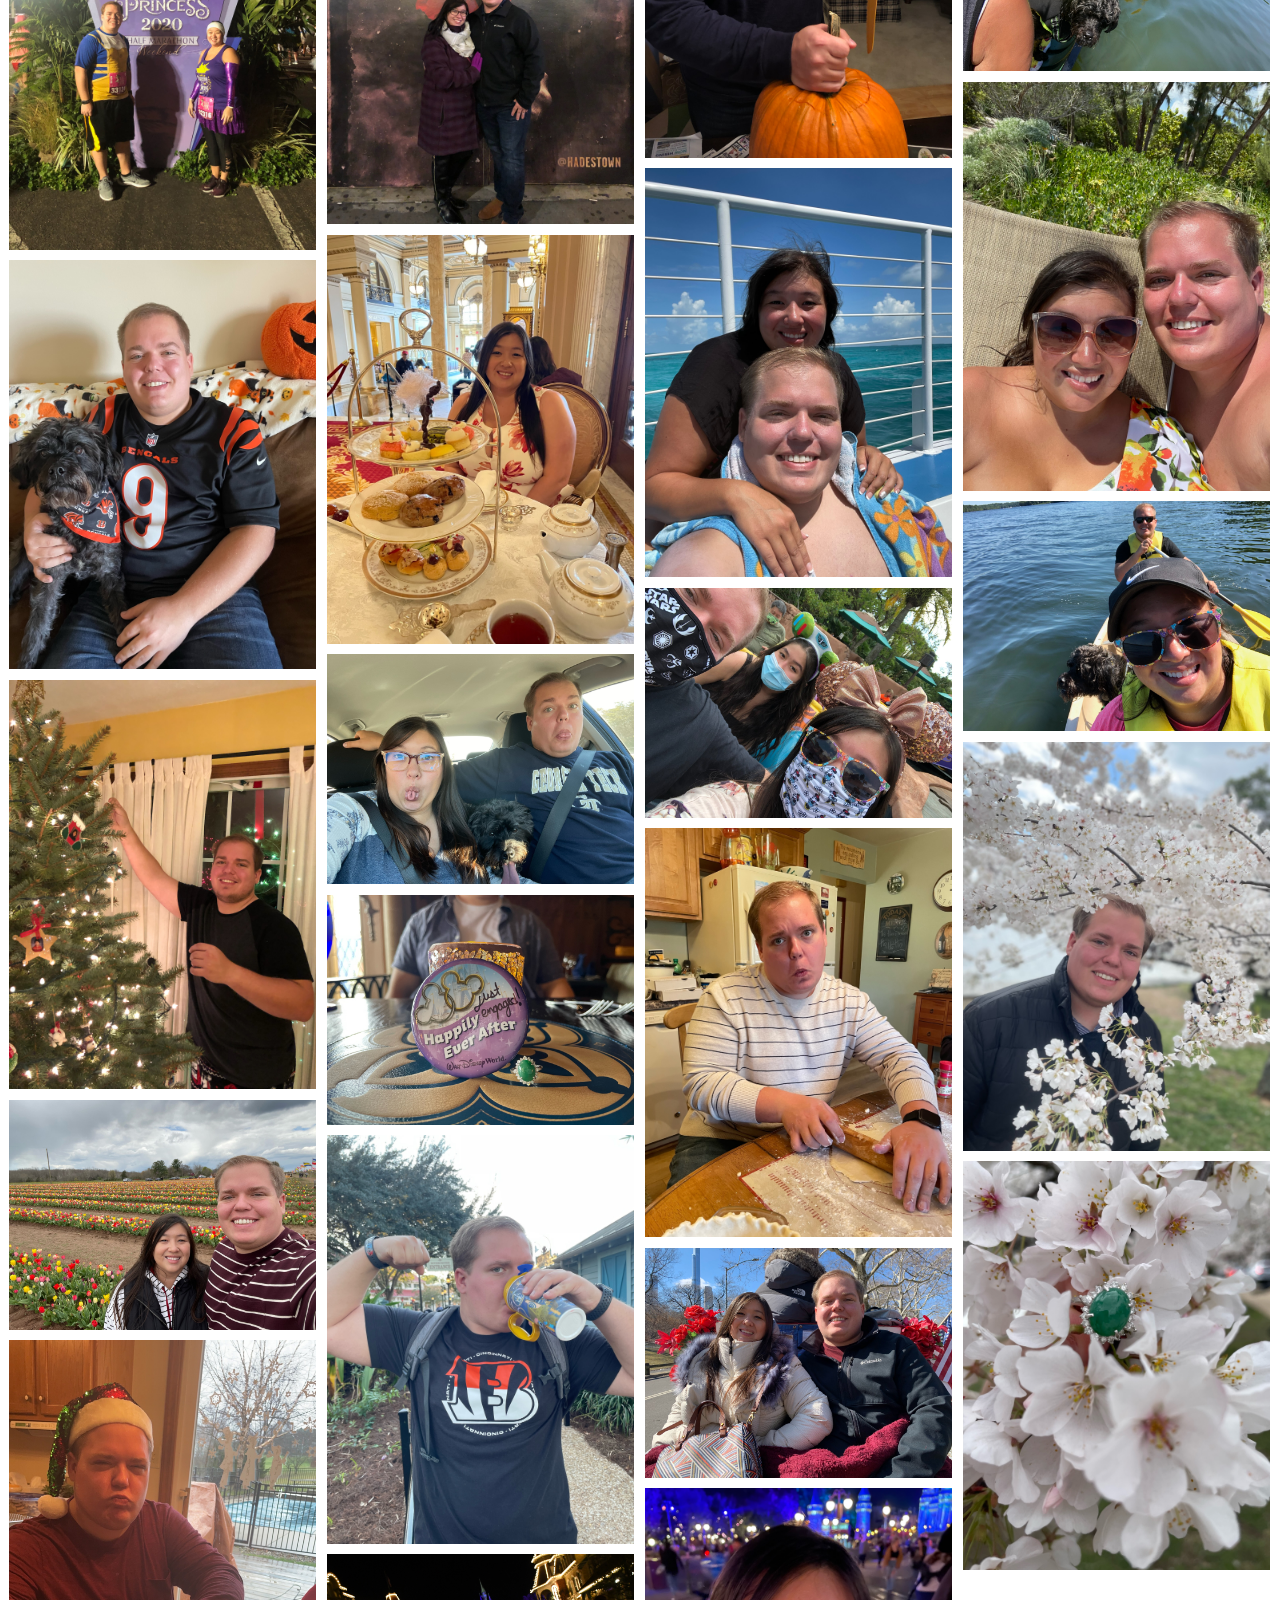
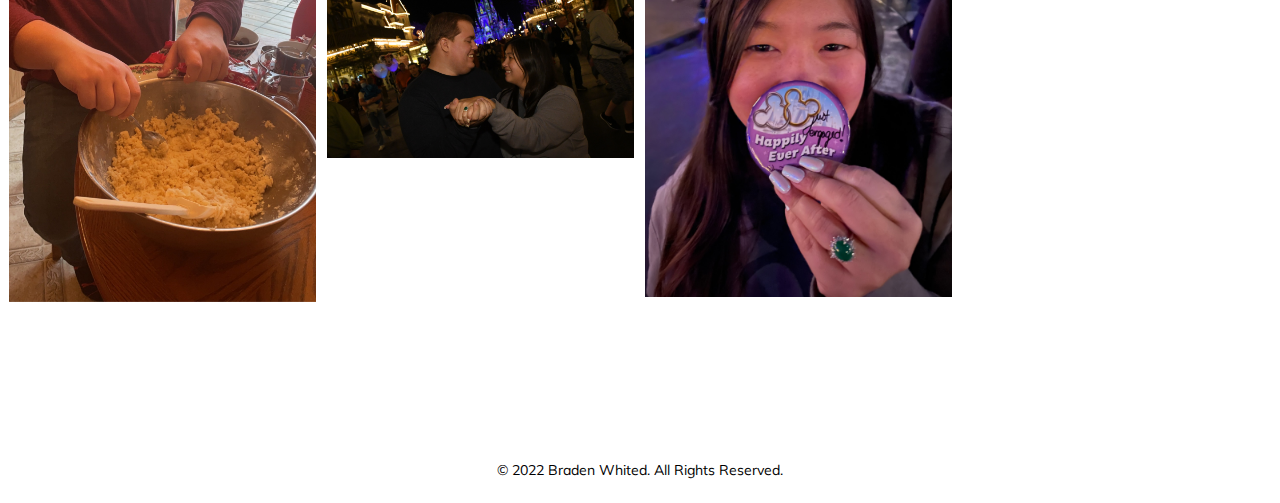
<file: Photos.html>
<!DOCTYPE html>
<html lang="en">

<head>
    <meta charset="utf-8">
    <meta http-equiv="X-UA-Compatible" content="IE=edge">
    <meta name="viewport" content="width=device-width, initial-scale=1">
    <meta name="author" content="wpOceans">
    <link rel="shortcut icon" type="image/png" href="assets/images/favicon.png">
    <title>Bre & Braden</title>
    <link href="assets/css/themify-icons.css" rel="stylesheet">
    <link href="assets/css/font-awesome.min.css" rel="stylesheet">
    <link href="assets/css/flaticon.css" rel="stylesheet">
    <link href="assets/css/bootstrap.min.css" rel="stylesheet">
    <link href="assets/css/magnific-popup.css" rel="stylesheet">
    <link href="assets/css/animate.css" rel="stylesheet">
    <link href="assets/css/owl.carousel.css" rel="stylesheet">
    <link href="assets/css/owl.theme.css" rel="stylesheet">
    <link href="assets/css/slick.css" rel="stylesheet">
    <link href="assets/css/slick-theme.css" rel="stylesheet">
    <link href="assets/css/swiper.min.css" rel="stylesheet">
    <link href="assets/css/nice-select.css" rel="stylesheet">
    <link href="assets/css/owl.transitions.css" rel="stylesheet">
    <link href="assets/css/jquery.fancybox.css" rel="stylesheet">
    <link href="assets/css/odometer-theme-default.css" rel="stylesheet">
    <link href="assets/css/style.css" rel="stylesheet">
</head>

<body class="color5">

    <!-- start page-wrapper -->
    <div class="page-wrapper">
        <!-- start preloader -->
        <div class="preloader">
            <div class="vertical-centered-box">
                <div class="content">
                    <div class="loader-circle"></div>
                    <div class="loader-line-mask">
                        <div class="loader-line"></div>
                    </div>
                    <img src="assets/images/favicon.png" alt="">
                </div>
            </div>
        </div>
        <!-- end preloader -->
        <!-- Start header -->
        <header id="header">
            <div class="wpo-site-header wpo-header-style-3">
                <nav class="navigation navbar navbar-expand-lg navbar-light">
                    <div class="container-fluid">
                        <div class="row align-items-center">
                            <div class="col-lg-3 col-md-3 col-3 d-lg-none dl-block">
                                <div class="mobail-menu">
                                    <button type="button" class="navbar-toggler open-btn">
                                        <span class="sr-only">Toggle navigation</span>
                                        <span class="icon-bar first-angle"></span>
                                        <span class="icon-bar middle-angle"></span>
                                        <span class="icon-bar last-angle"></span>
                                    </button>
                                </div>
                            </div>
                            <div class="col-lg-2 col-md-6 col-6">
                                <div class="navbar-header">
                                    <!-- <a class="navbar-brand" href="index.html"><img src="assets/images/logo-2.png"
                                            alt=""></a> -->
                                </div>
                            </div>
                            <div class="col-lg-8 col-md-1 col-1">
                                <div id="navbar" class="collapse navbar-collapse navigation-holder">
                                    <button class="menu-close"><i class="ti-close"></i></button>
                                    <ul class="nav navbar-nav mb-2 mb-lg-0">
                                        <li>
                                            <a href="index.html">Home</a>
                                        </li>
                                        <li>
                                            <a href="Schedule.html">Schedule</a>
                                        </li>
                                        <li>
                                            <a href="Accomodations.html">Accomodations</a>
                                        </li>
                                        <li>
                                            <a href="ThingToDo.html">Things to Do</a>
                                        </li>
                                        <li>
                                            <a href="Photos.html">Photos</a>
                                        </li>
                                        <li>
                                            <a href="FAQ.html">FAQ</a>
                                        </li>
                                        <li>
                                            <a href="Registry.html">Registry</a>
                                        </li>
                                    </ul>

                                </div><!-- end of nav-collapse -->
                            </div>
                            <div class="col-lg-2 col-md-2 col-2">

                            </div>
                        </div>
                    </div><!-- end of container -->
                </nav>
            </div>
        </header>
        <!-- end of header -->
       
        <!-- start wpo-portfolio-section -->
        <br><br><br><br><br><br>
        <section class="wpo-portfolio-section section-padding" id="gallery">
            <div class="container-fluid">
                <div class="row">
                    <div class="wpo-section-title">
                        <h2 style="font-style: italic;">Photo Book</h2>
                        <h6>Some of our favorite memories</h6>
                        <div class="section-title-img">
                            <img src="assets/images/section-title.png" alt="">
                        </div>
                    </div>
                </div>
                <div class="sortable-gallery">
                    <div class="gallery-filters"></div>
                    <div class="row">
                        <div class="col-lg-12">
                            <div class="portfolio-grids gallery-container clearfix">
                                <div class="grid">
                                    <div class="img-holder">
                                        <img src="assets/images/custom/laborday.jpeg" alt="">
                                        <div class="hover-content">
                                            <span>Labor Day picnic - Sept 2019</span>
                                        </div>
                                    </div>
                                </div>
                                <div class="grid">
                                    <div class="img-holder">
                                        <img src="assets/images/custom/kingsdominion.jpeg" alt="">
                                        <div class="hover-content">
                                            <span>Winterfest @ Kings Dominion - Nov 2021</span>
                                        </div>
                                    </div>
                                </div>
                                <div class="grid">
                                    <div class="img-holder">
                                        <img src="assets/images/custom/mackinacisland.jpeg" alt="">
                                        <div class="hover-content">
                                            <span>Mackinac Island, Michigan - May 2021</span>
                                        </div>
                                    </div>
                                </div>
                                <div class="grid">
                                    <div class="img-holder">
                                        <img src="assets/images/custom/disneyfall2020.jpeg" alt="">
                                        <div class="hover-content">
                                            <span>Magic Kingdom Trip, Christmas Season</span>
                                        </div>
                                    </div>
                                </div>
                                <div class="grid">
                                    <div class="img-holder">
                                        <img src="assets/images/custom/dc2021.jpeg" alt="">
                                        <div class="hover-content">
                                            <span>Washington, D.C. - May 2021</span>
                                        </div>
                                    </div>
                                </div>
                                <div class="grid">
                                    <div class="img-holder">
                                        <img src="assets/images/custom/grandconcourse.jpeg" alt="">
                                        <div class="hover-content">
                                            <span>Grand Concourse - June 2021</span>
                                        </div>
                                    </div>
                                </div>
                                <div class="grid">
                                    <div class="img-holder">
                                        <img src="assets/images/custom/hadestown.jpeg" alt="">
                                        <div class="hover-content">
                                            <span>Hadestown on Broadway - October 2019</span>
                                        </div>
                                    </div>
                                </div>
                                <div class="grid">
                                    <div class="img-holder">
                                        <img src="assets/images/custom/v2/BikeRide.JPG" alt="">
                                        <div class="hover-content">
                                            <span>Riding the only "Bikes Only" highway in the country on Mackinac Island</span>
                                        </div>
                                    </div>
                                </div>
                                <div class="grid">
                                    <div class="img-holder">
                                        <img src="assets/images/custom/v2/DisneyCar.JPG" alt="">
                                        <div class="hover-content">
                                            <span>Disney's Hollywood Studios - Jan 2020</span>
                                        </div>
                                    </div>
                                </div>
                                <div class="grid">
                                    <div class="img-holder">
                                        <img src="assets/images/custom/v2/Fishing.JPG" alt="">
                                        <div class="hover-content">
                                            <span>Bre "enjoying" fishing - July 2019</span>
                                        </div>
                                    </div>
                                </div>
                                <div class="grid">
                                    <div class="img-holder">
                                        <img src="assets/images/custom/v2/LanternFest.JPG" alt="">
                                        <div class="hover-content">
                                            <span>Pittsburgh Zoo Lantern Festival</span>
                                        </div>
                                    </div>
                                </div>
                                <div class="grid">
                                    <div class="img-holder">
                                        <img src="assets/images/custom/v2/Lumaze2.JPG" alt="">
                                        <div class="hover-content">
                                            <span>Christmas Lights at Lumaze! - Dec 2019</span>
                                        </div>
                                    </div>
                                </div>
                                <div class="grid">
                                    <div class="img-holder">
                                        <img src="assets/images/custom/v2/RunMedals.JPG" alt="">
                                        <div class="hover-content">
                                            <span>Post 5k and 10k Races - Jan 2020</span>
                                        </div>
                                    </div>
                                </div>
                                <div class="grid">
                                    <div class="img-holder">
                                        <img src="assets/images/custom/v2/Carving.JPG" alt="">
                                        <div class="hover-content">
                                            <span>Butchering Some Pumpkins - Oct 2019</span>
                                        </div>
                                    </div>
                                </div>
                                <div class="grid">
                                    <div class="img-holder">
                                        <img src="assets/images/custom/v2/Hadestown.JPG" alt="">
                                        <div class="hover-content">
                                            <span>Outside Hadestown on Broadway!</span>
                                        </div>
                                    </div>
                                </div>
                                <div class="grid">
                                    <div class="img-holder">
                                        <img src="assets/images/custom/v2/RunNight.JPG" alt="">
                                        <div class="hover-content">
                                            <span>Ready to Run at Disney! Bright and Early at 4am!</span>
                                        </div>
                                    </div>
                                </div>
                                <div class="grid">
                                    <div class="img-holder">
                                        <img src="assets/images/custom/v2/Canoe1.JPG" alt="">
                                        <div class="hover-content">
                                            <span>Canoeing with Bing at Turtle Creek!</span>
                                        </div>
                                    </div>
                                </div>
                                <div class="grid">
                                    <div class="img-holder">
                                        <img src="assets/images/custom/v2/KeyWest.JPG" alt="">
                                        <div class="hover-content">
                                            <span>Enjoying the Sun in Key West!</span>
                                        </div>
                                    </div>
                                </div>
                                <div class="grid">
                                    <div class="img-holder">
                                        <img src="assets/images/custom/v2/KeyWestBoat.JPG" alt="">
                                        <div class="hover-content">
                                            <span>Snorkeling Off of Florida's Southern Coast</span>
                                        </div>
                                    </div>
                                </div>
                                <div class="grid">
                                    <div class="img-holder">
                                        <img src="assets/images/custom/v2/TeaDC.JPG" alt="">
                                        <div class="hover-content">
                                            <span>Tea at the Willard Hotel in DC</span>
                                        </div>
                                    </div>
                                </div>
                                <div class="grid">
                                    <div class="img-holder">
                                        <img src="assets/images/custom/v2/BengalsBing.JPG" alt="">
                                        <div class="hover-content">
                                            <span>The Boys Chilling Before The Super Bowl!</span>
                                        </div>
                                    </div>
                                </div>
                                <div class="grid">
                                    <div class="img-holder">
                                        <img src="assets/images/custom/v2/Canoe2.JPG" alt="">
                                        <div class="hover-content">
                                            <span>Canoeing on Lake Anna in Virginia!</span>
                                        </div>
                                    </div>
                                </div>
                                <div class="grid">
                                    <div class="img-holder">
                                        <img src="assets/images/custom/v2/DisneyMask.JPG" alt="">
                                        <div class="hover-content">
                                            <span>Hanging at Disney - Summer 2021!</span>
                                        </div>
                                    </div>
                                </div>
                                <div class="grid">
                                    <div class="img-holder">
                                        <img src="assets/images/custom/v2/RoadTrip.JPG" alt="">
                                        <div class="hover-content">
                                            <span>Heading on a Road Trip!</span>
                                        </div>
                                    </div>
                                </div>
                                <div class="grid">
                                    <div class="img-holder">
                                        <img src="assets/images/custom/v2/XmasTree.JPG" alt="">
                                        <div class="hover-content">
                                            <span>Decorating the Tree! - Dec 2020</span>
                                        </div>
                                    </div>
                                </div>
                                <div class="grid">
                                    <div class="img-holder">
                                        <img src="assets/images/custom/v2/BradenBlossom.JPG" alt="">
                                        <div class="hover-content">
                                            <span>Enjoying the 2022 DC Cherry Blossom Festival</span>
                                        </div>
                                    </div>
                                </div>
                                <div class="grid">
                                    <div class="img-holder">
                                        <img src="assets/images/custom/v2/PumpkinPie.JPG" alt="">
                                        <div class="hover-content">
                                            <span>Making some Pumpkin Pie for Thanksgiving!</span>
                                        </div>
                                    </div>
                                </div>
                                <div class="grid">
                                    <div class="img-holder">
                                        <img src="assets/images/custom/v2/EngagedDinner.JPG" alt="">
                                        <div class="hover-content">
                                            <span>Celebrating with a Post-Engagement Lunch!</span>
                                        </div>
                                    </div>
                                </div>
                                <div class="grid">
                                    <div class="img-holder">
                                        <img src="assets/images/custom/v2/TulipFields.JPG" alt="">
                                        <div class="hover-content">
                                            <span>Picking Some Tulips to Celebrate Easter</span>
                                        </div>
                                    </div>
                                </div>
                                <div class="grid">
                                    <div class="img-holder">
                                        <img src="assets/images/custom/v2/BengalFlex.JPG" alt="">
                                        <div class="hover-content">
                                            <span>Waiting For The Boat To Disney Springs</span>
                                        </div>
                                    </div>
                                </div>
                                <div class="grid">
                                    <div class="img-holder">
                                        <img src="assets/images/custom/v2/BlossomRing.JPG" alt="">
                                        <div class="hover-content">
                                            <span>Cherry Blossom Festival 2022</span>
                                        </div>
                                    </div>
                                </div>
                                <div class="grid">
                                    <div class="img-holder">
                                        <img src="assets/images/custom/v2/CarriageRide.JPG" alt="">
                                        <div class="hover-content">
                                            <span>Taking a Ride Through Central Park</span>
                                        </div>
                                    </div>
                                </div>
                                <div class="grid">
                                    <div class="img-holder">
                                        <img src="assets/images/custom/v2/Pierogies.JPG" alt="">
                                        <div class="hover-content">
                                            <span>Making cookies for Christmas!</span>
                                        </div>
                                    </div>
                                </div>
                                <div class="grid">
                                    <div class="img-holder">
                                        <img src="assets/images/custom/v2/BreButton.JPG" alt="">
                                        <div class="hover-content">
                                            <span>Newly Engaged!</span>
                                        </div>
                                    </div>
                                </div>
                                <div class="grid">
                                    <div class="img-holder">
                                        <img src="assets/images/custom/v2/EngagedNight.JPG" alt="">
                                        <div class="hover-content">
                                            <span>The End Of a Perfect Day</span>
                                        </div>
                                    </div>
                                </div>
                                <div class="grid">
                                    <div class="img-holder">
                                    </div>
                                </div>
                            </div>
                        </div>
                    </div>
                </div>

            </div> <!-- end container -->
        </section>
        <!-- end wpo-portfolio-section -->



        <!-- start of wpo-site-footer-section -->
        <footer class="wpo-site-footer">
            <div class="wpo-lower-footer">
                <div class="container">
                    <div class="row">
                        <div class="col col-xs-12">
                            <p class="copyright"> &copy; 2022 Braden Whited. All Rights Reserved.</p>
                        </div>
                    </div>
                </div>
            </div>
        </footer>
        <!-- end of wpo-site-footer-section -->

    </div>
    <!-- end of page-wrapper -->

    <!-- All JavaScript files
    ================================================== -->
    <script src="assets/js/jquery.min.js"></script>
    <script src="assets/js/bootstrap.bundle.min.js"></script>
    <!-- Plugins for this template -->
    <script src="assets/js/modernizr.custom.js"></script>
    <script src="assets/js/jquery.dlmenu.js"></script>
    <script src="assets/js/jquery-plugin-collection.js"></script>
    <!-- Custom script for this template -->
    <script src="assets/js/script.js"></script>
</body>

</html>
</file>
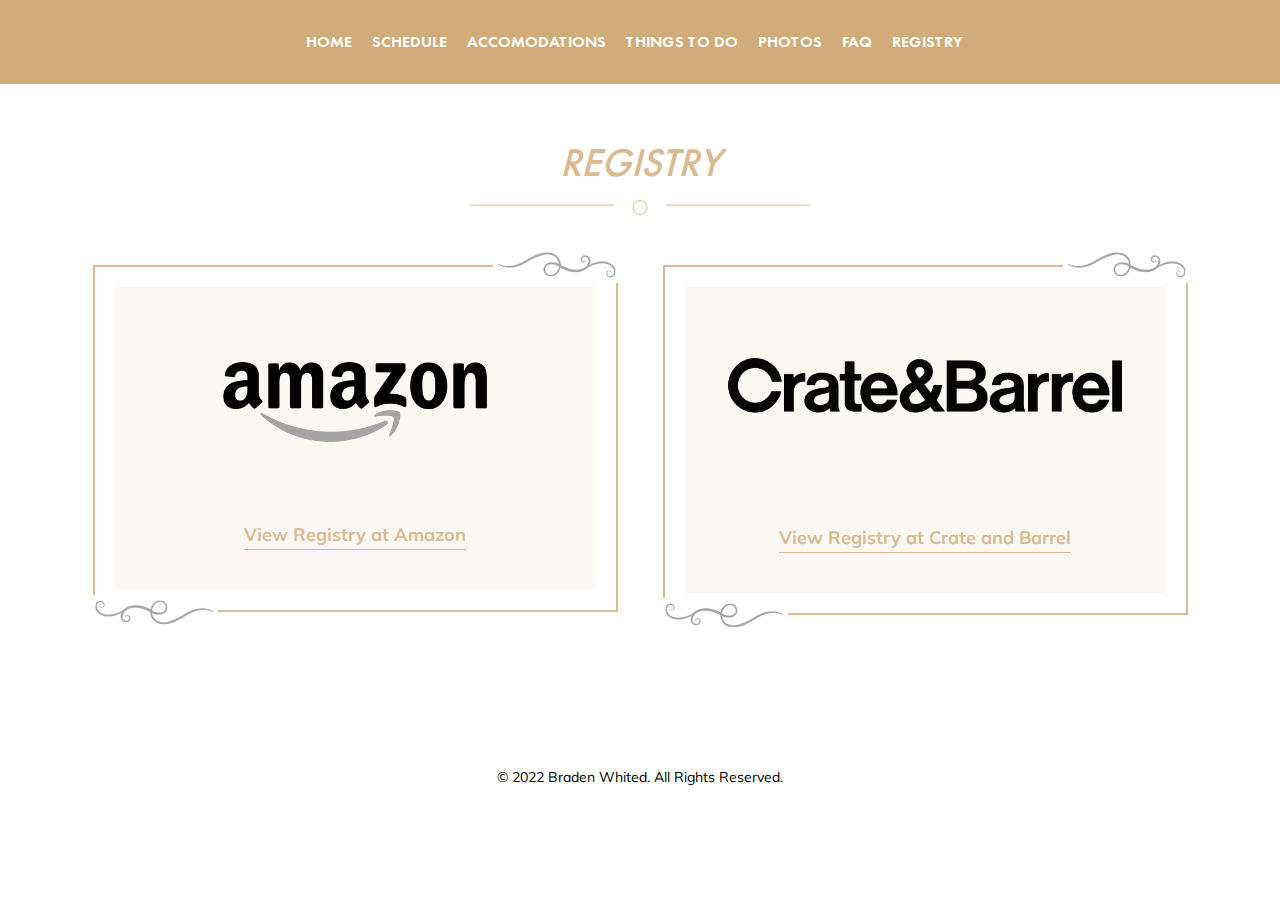
<file: Registry.html>
<!DOCTYPE html>
<html lang="en">

<head>
    <meta charset="utf-8">
    <meta http-equiv="X-UA-Compatible" content="IE=edge">
    <meta name="viewport" content="width=device-width, initial-scale=1">
    <meta name="author" content="wpOceans">
    <link rel="shortcut icon" type="image/png" href="assets/images/favicon.png">
    <title>Bre & Braden</title>
    <link href="assets/css/themify-icons.css" rel="stylesheet">
    <link href="assets/css/font-awesome.min.css" rel="stylesheet">
    <link href="assets/css/flaticon.css" rel="stylesheet">
    <link href="assets/css/bootstrap.min.css" rel="stylesheet">
    <link href="assets/css/magnific-popup.css" rel="stylesheet">
    <link href="assets/css/animate.css" rel="stylesheet">
    <link href="assets/css/owl.carousel.css" rel="stylesheet">
    <link href="assets/css/owl.theme.css" rel="stylesheet">
    <link href="assets/css/slick.css" rel="stylesheet">
    <link href="assets/css/slick-theme.css" rel="stylesheet">
    <link href="assets/css/swiper.min.css" rel="stylesheet">
    <link href="assets/css/nice-select.css" rel="stylesheet">
    <link href="assets/css/owl.transitions.css" rel="stylesheet">
    <link href="assets/css/jquery.fancybox.css" rel="stylesheet">
    <link href="assets/css/odometer-theme-default.css" rel="stylesheet">
    <link href="assets/css/style.css" rel="stylesheet">
</head>

<body class="color5">

    <!-- start page-wrapper -->
    <div class="page-wrapper">
        <!-- start preloader -->
        <div class="preloader">
            <div class="vertical-centered-box">
                <div class="content">
                    <div class="loader-circle"></div>
                    <div class="loader-line-mask">
                        <div class="loader-line"></div>
                    </div>
                    <img src="assets/images/favicon.png" alt="">
                </div>
            </div>
        </div>
        <!-- end preloader -->
        <!-- Start header -->
        <header id="header">
            <div class="wpo-site-header wpo-header-style-3">
                <nav class="navigation navbar navbar-expand-lg navbar-light">
                    <div class="container-fluid">
                        <div class="row align-items-center">
                            <div class="col-lg-3 col-md-3 col-3 d-lg-none dl-block">
                                <div class="mobail-menu">
                                    <button type="button" class="navbar-toggler open-btn">
                                        <span class="sr-only">Toggle navigation</span>
                                        <span class="icon-bar first-angle"></span>
                                        <span class="icon-bar middle-angle"></span>
                                        <span class="icon-bar last-angle"></span>
                                    </button>
                                </div>
                            </div>
                            <div class="col-lg-2 col-md-6 col-6">
                                <div class="navbar-header">
                                    <!-- <a class="navbar-brand" href="index.html"><img src="assets/images/logo-2.png"
                                            alt=""></a> -->
                                </div>
                            </div>
                            <div class="col-lg-8 col-md-1 col-1">
                                <div id="navbar" class="collapse navbar-collapse navigation-holder">
                                    <button class="menu-close"><i class="ti-close"></i></button>
                                    <ul class="nav navbar-nav mb-2 mb-lg-0">
                                        <li>
                                            <a href="index.html">Home</a>
                                        </li>
                                        <li>
                                            <a href="Schedule.html">Schedule</a>
                                        </li>
                                        <li>
                                            <a href="Accomodations.html">Accomodations</a>
                                        </li>
                                        <li>
                                            <a href="ThingToDo.html">Things to Do</a>
                                        </li>
                                        <li>
                                            <a href="Photos.html">Photos</a>
                                        </li>
                                        <li>
                                            <a href="FAQ.html">FAQ</a>
                                        </li>
                                        <li>
                                            <a href="Registry.html">Registry</a>
                                        </li>
                                    </ul>

                                </div><!-- end of nav-collapse -->
                            </div>
                            <div class="col-lg-2 col-md-2 col-2">

                            </div>
                        </div>
                    </div><!-- end of container -->
                </nav>
            </div>
        </header>
        <!-- end of header -->
        <!-- start of hero -->
        <!-- start of wpo-contact-section -->
        <section class="wpo-event-section section-padding" id="accomodations">
            <div class="container">
                <div class="row">
                    <div class="wpo-section-title-s2">
                        <div class="section-title-simg">
                        </div>
                        <h2 style="color: #d9ba91;font-style: italic;">REGISTRY</h2>
                        <div class="section-title-img">
                            <div class="round-ball"></div>
                        </div>
                    </div>
                </div>
                <div class="wpo-event-wrap">
                    <div class="row">
                        <div class="col col-lg-6 col-md-6 col-12">
                            <div class="wpo-event-item">
                                <div class="wpo-event-text">
                                    <a target="_blank" href="https://www.amazon.com/wedding/registry/2J4X1UIJF1XK0?ref=wr_search_page_result_1"><img class="logo" style="max-height: 150px;" src="assets/images/custom/amazon.png" alt></a><br><br>
                                    <ul>
                                        <li> <a href="https://www.amazon.com/wedding/registry/2J4X1UIJF1XK0?ref=wr_search_page_result_1">View Registry at Amazon</a></li>
                                    </ul>
                                </div>
                                <div class="event-shape-1">
                                    <img src="assets/images/event-shape-1.png" alt="">
                                </div>
                                <div class="event-shape-2">
                                    <img src="assets/images/event-shape-2.png" alt="">
                                </div>
                            </div>
                        </div>
                        <div class="col col-lg-6 col-md-6 col-12">
                            <div class="wpo-event-item">
                                <div class="wpo-event-text">
                                    <br>
                                    <a target="_blank" href="https://www.crateandbarrel.com/gift-registry/breanna-wong-and-braden-whited/r6516976"><img class="logo" style="max-height: 150px;" src="assets/images/custom/crate.png" alt></a><br><br>
                                    <br>
                                    <br>
                                    <ul style="padding-top: 15px;">
                                        <li> <a href="https://www.crateandbarrel.com/gift-registry/breanna-wong-and-braden-whited/r6516976">View Registry at Crate and Barrel</a></li>
                                    </ul>
                                </div>
                                <div class="event-shape-1">
                                    <img src="assets/images/event-shape-1.png" alt="">
                                </div>
                                <div class="event-shape-2">
                                    <img src="assets/images/event-shape-2.png" alt="">
                                </div>
                            </div>
                        </div>
                    </div>
                </div>
            </div> <!-- end container -->
        </section>
        <!-- end of wpo-contact-section -->



        <!-- start of wpo-site-footer-section -->
        <footer class="wpo-site-footer">
            <div class="wpo-lower-footer">
                <div class="container">
                    <div class="row">
                        <div class="col col-xs-12">
                            <p class="copyright"> &copy; 2022 Braden Whited. All Rights Reserved.</p>
                        </div>
                    </div>
                </div>
            </div>
        </footer>
        <!-- end of wpo-site-footer-section -->

    </div>
    <!-- end of page-wrapper -->

    <!-- All JavaScript files
    ================================================== -->
    <script src="assets/js/jquery.min.js"></script>
    <script src="assets/js/bootstrap.bundle.min.js"></script>
    <!-- Plugins for this template -->
    <script src="assets/js/modernizr.custom.js"></script>
    <script src="assets/js/jquery.dlmenu.js"></script>
    <script src="assets/js/jquery-plugin-collection.js"></script>
    <!-- Custom script for this template -->
    <script src="assets/js/script.js"></script>
</body>

</html>
</file>
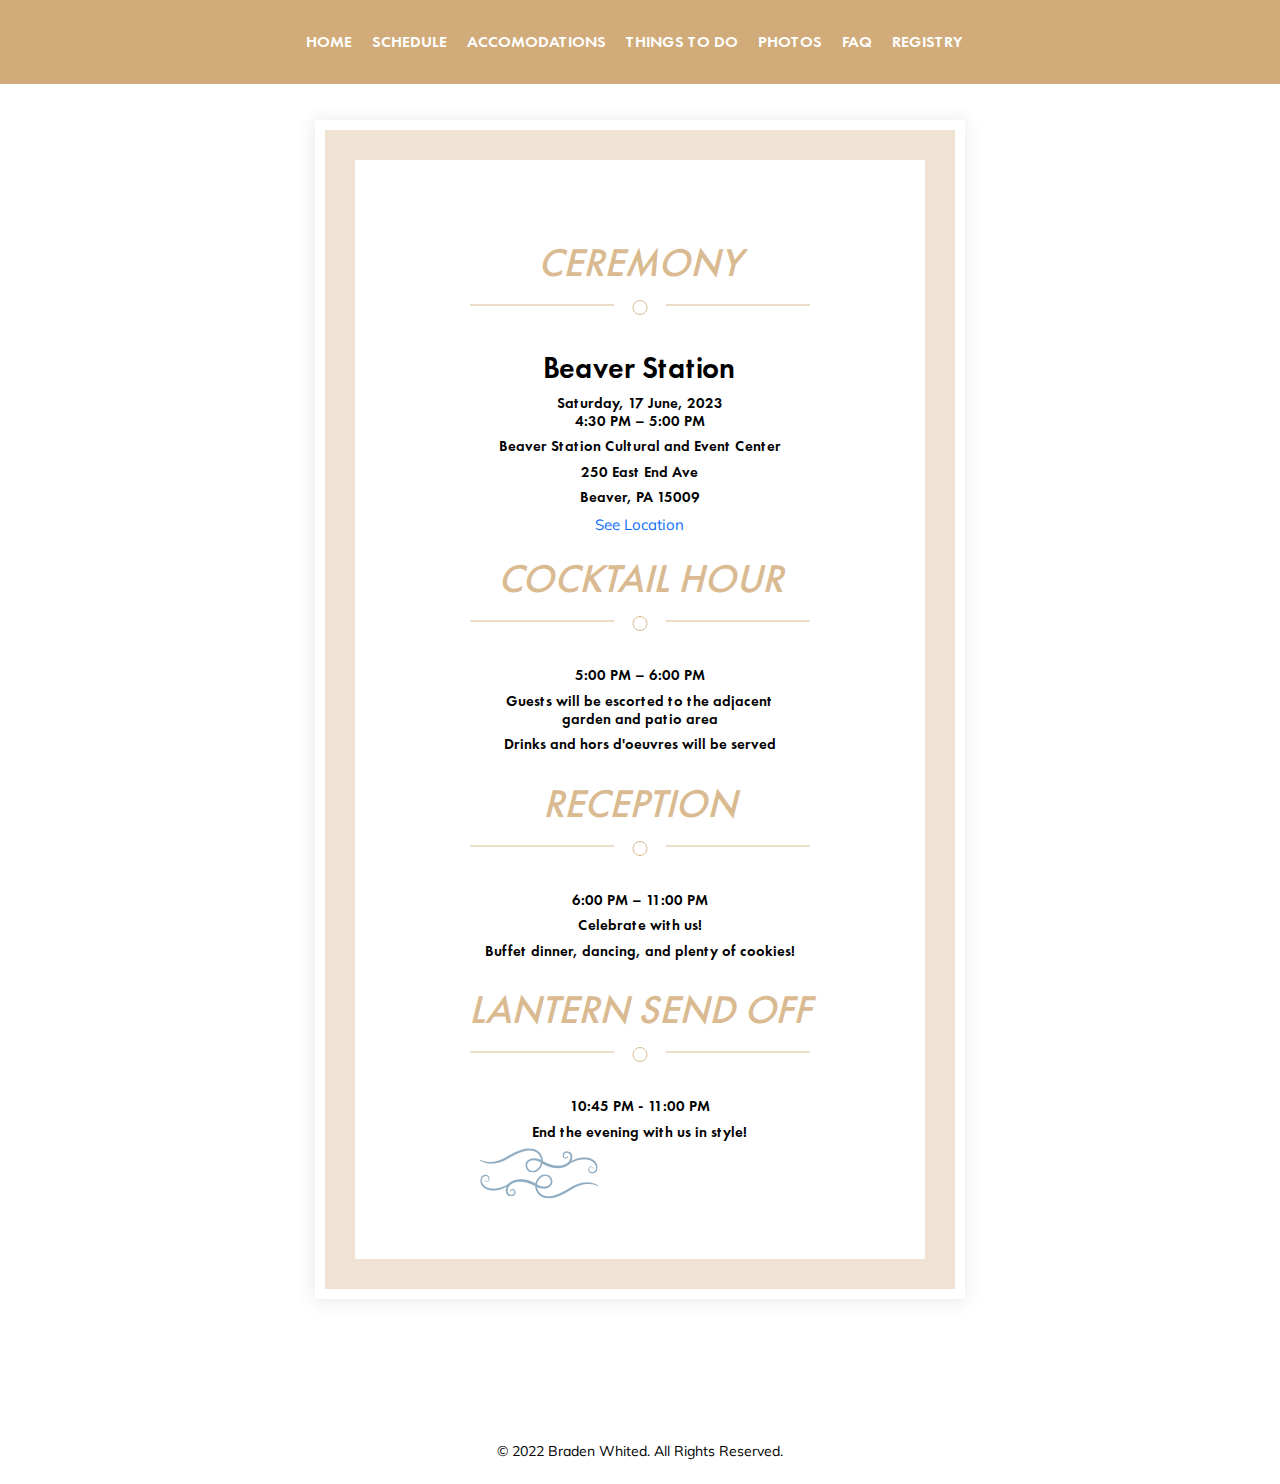
<file: Schedule.html>
<!DOCTYPE html>
<html lang="en">

<head>
    <meta charset="utf-8">
    <meta http-equiv="X-UA-Compatible" content="IE=edge">
    <meta name="viewport" content="width=device-width, initial-scale=1">
    <meta name="author" content="wpOceans">
    <link rel="shortcut icon" type="image/png" href="assets/images/favicon.png">
    <title>Bre & Braden</title>
    <link href="assets/css/themify-icons.css" rel="stylesheet">
    <link href="assets/css/font-awesome.min.css" rel="stylesheet">
    <link href="assets/css/flaticon.css" rel="stylesheet">
    <link href="assets/css/bootstrap.min.css" rel="stylesheet">
    <link href="assets/css/magnific-popup.css" rel="stylesheet">
    <link href="assets/css/animate.css" rel="stylesheet">
    <link href="assets/css/owl.carousel.css" rel="stylesheet">
    <link href="assets/css/owl.theme.css" rel="stylesheet">
    <link href="assets/css/slick.css" rel="stylesheet">
    <link href="assets/css/slick-theme.css" rel="stylesheet">
    <link href="assets/css/swiper.min.css" rel="stylesheet">
    <link href="assets/css/nice-select.css" rel="stylesheet">
    <link href="assets/css/owl.transitions.css" rel="stylesheet">
    <link href="assets/css/jquery.fancybox.css" rel="stylesheet">
    <link href="assets/css/odometer-theme-default.css" rel="stylesheet">
    <link href="assets/css/style.css" rel="stylesheet">
</head>

<body class="color5">

    <!-- start page-wrapper -->
    <div class="page-wrapper">
        <!-- start preloader -->
        <div class="preloader">
            <div class="vertical-centered-box">
                <div class="content">
                    <div class="loader-circle"></div>
                    <div class="loader-line-mask">
                        <div class="loader-line"></div>
                    </div>
                    <img src="assets/images/favicon.png" alt="">
                </div>
            </div>
        </div>
        <!-- end preloader -->
        <!-- Start header -->
        <header id="header">
            <div class="wpo-site-header wpo-header-style-3">
                <nav class="navigation navbar navbar-expand-lg navbar-light">
                    <div class="container-fluid">
                        <div class="row align-items-center">
                            <div class="col-lg-3 col-md-3 col-3 d-lg-none dl-block">
                                <div class="mobail-menu">
                                    <button type="button" class="navbar-toggler open-btn">
                                        <span class="sr-only">Toggle navigation</span>
                                        <span class="icon-bar first-angle"></span>
                                        <span class="icon-bar middle-angle"></span>
                                        <span class="icon-bar last-angle"></span>
                                    </button>
                                </div>
                            </div>
                            <div class="col-lg-2 col-md-6 col-6">
                                <div class="navbar-header">
                                    <!-- <a class="navbar-brand" href="index.html"><img src="assets/images/logo-2.png"
                                            alt=""></a> -->
                                </div>
                            </div>
                            <div class="col-lg-8 col-md-1 col-1">
                                <div id="navbar" class="collapse navbar-collapse navigation-holder">
                                    <button class="menu-close"><i class="ti-close"></i></button>
                                    <ul class="nav navbar-nav mb-2 mb-lg-0">
                                        <li>
                                            <a href="index.html">Home</a>
                                        </li>
                                        <li>
                                            <a href="Schedule.html">Schedule</a>
                                        </li>
                                        <li>
                                            <a href="Accomodations.html">Accomodations</a>
                                        </li>
                                        <li>
                                            <a href="ThingToDo.html">Things to Do</a>
                                        </li>
                                        <li>
                                            <a href="Photos.html">Photos</a>
                                        </li>
                                        <li>
                                            <a href="FAQ.html">FAQ</a>
                                        </li>
                                        <li>
                                            <a href="Registry.html">Registry</a>
                                        </li>
                                    </ul>

                                </div><!-- end of nav-collapse -->
                            </div>
                            <div class="col-lg-2 col-md-2 col-2">

                            </div>
                        </div>
                    </div><!-- end of container -->
                </nav>
            </div>
        </header>
        <!-- end of header -->
       
        <!-- start of wpo-contact-section -->
        <section class="wpo-contact-section section-padding" id="event">
            <div class="container">
                <div class="wpo-contact-section-wrapper">
                    <div class="wpo-contact-form-area">
                        <div class="wpo-section-title-s2">
                            <div class="section-title-simg">
                                <!-- <img src="assets/images/section-title2.png" alt=""> -->
                            </div>
                            <h2 style="color: #d9ba91;font-style: italic;">Ceremony</h2>
                            <div class="section-title-img">
                                <div class="round-ball"></div>
                            </div>
                        </div>
                        <div class="wpo-event-wrap">
                            <div class="row">
                                <div class="col col-2"></div>
                                <div class="col col-8">
                                    <div class="wpo-event-item">
                                        <div class="wpo-event-text">
                                            <h2 style="display: block;text-align: center;color: black;">Beaver Station</h2>
                                            <h6 style="display: block;text-align: center;color: black;">Saturday, 17 June, 2023
                                                <br>
                                                4:30 PM – 5:00 PM</h6>
                                            <h6 style="display: block;text-align: center;color: black;">Beaver Station Cultural and Event Center</h6>
                                            <h6 style="display: block;text-align: center;color: black;">250 East End Ave</h6>
                                            <h6 style="display: block;text-align: center;color: black;">Beaver, PA 15009</h6>
                                            <ul>
                                                <li style="display: block;text-align: center;color: #d9ba91;"> <a class="popup-gmaps" href="https://www.google.com/maps/embed?pb=!1m18!1m12!1m3!1d3024.9158469733998!2d-80.29890568432353!3d40.697850979333445!2m3!1f0!2f0!3f0!3m2!1i1024!2i768!4f13.1!3m3!1m2!1s0x88346fe9976e62bb%3A0x87ce7057493d8796!2sBeaver%20Station%20Cultural%20%26%20Event%20Center!5e0!3m2!1sen!2sus!4v1647110946913!5m2!1sen!2sus">See Location</a></li>    
                                            </ul>
                                        </div>
                                    </div>
                                </div>
                                <div class="col col-2"></div>
                            </div>
                        </div>
                        <div class="border-style"></div>
                        <div class="wpo-section-title-s2">
                            <div class="section-title-simg">
                                <!-- <img src="assets/images/section-title2.png" alt=""> -->
                            </div>
                            <h2 style="color: #d9ba91;font-style: italic;">Cocktail Hour</h2>
                            <div class="section-title-img">
                                <div class="round-ball"></div>
                            </div>
                        </div>
                        <div class="wpo-event-wrap">
                            <div class="row">
                                <div class="col col-2"></div>
                                <div class="col col-8">
                                    <div class="wpo-event-item">
                                        <div class="wpo-event-text">
                                            <h6 style="display: block;text-align: center;color: black;"> 5:00 PM – 6:00 PM</h6>
                                            <h6 style="display: block;text-align: center;color: black;">Guests will be escorted to the  adjacent garden and patio area</h6>
                                            <h6 style="display: block;text-align: center;color: black;">Drinks and hors d'oeuvres will be served</h6>
                                        </div>
                                    </div>
                                </div>
                                <div class="col col-2"></div>
                            </div>
                        </div>
                        <div class="border-style"></div>
                        <div class="wpo-section-title-s2">
                            <div class="section-title-simg">
                                <!-- <img src="assets/images/section-title2.png" alt=""> -->
                            </div>
                            <h2 style="color: #d9ba91;font-style: italic;">Reception</h2>
                            <div class="section-title-img">
                                <div class="round-ball"></div>
                            </div>
                        </div>
                        <div class="wpo-event-wrap">
                            <div class="row">
                                <div class="col col-2"></div>
                                <div class="col col-8">
                                    <div class="wpo-event-item">
                                        <div class="wpo-event-text">
                                            <h6 style="display: block;text-align: center;color: black;"> 6:00 PM – 11:00 PM</h6>
                                            <h6 style="display: block;text-align: center;color: black;">Celebrate with us!</h6>
                                            <h6 style="display: block;text-align: center;color: black;">Buffet dinner, dancing, and plenty of cookies!</h6>
                                        </div>
                                    </div>
                                </div>
                                <div class="col col-2"></div>
                            </div>
                        </div>
                        <div class="wpo-section-title-s2">
                            <div class="section-title-simg">
                                <!-- <img src="assets/images/section-title2.png" alt=""> -->
                            </div>
                            <h2 style="color: #d9ba91;font-style: italic;">Lantern Send Off</h2>
                            <div class="section-title-img">
                                <div class="round-ball"></div>
                            </div>
                        </div>
                        <div class="wpo-event-wrap">
                            <div class="row">
                                <div class="col col-2"></div>
                                <div class="col col-8">
                                    <div class="wpo-event-item">
                                        <div class="wpo-event-text">
                                            <h6 style="display: block;text-align: center;color: black;"> 10:45 PM - 11:00 PM</h6>
                                            <h6 style="display: block;text-align: center;color: black;">End the evening with us in style!</h6>
                                        </div>
                                        <div class="event-shape-1">
                                            <img src="assets/images/event-shape-1.png" alt="">
                                        </div>
                                        <div class="event-shape-2">
                                            <img src="assets/images/event-shape-2.png" alt="">
                                        </div>
                                    </div>
                                </div>
                                <div class="col col-2"></div>
                            </div>
                        </div>
                    </div>
                </div>
            </div>
        </section>
        <!-- end of wpo-contact-section -->



        <!-- start of wpo-site-footer-section -->
        <footer class="wpo-site-footer">
            <div class="wpo-lower-footer">
                <div class="container">
                    <div class="row">
                        <div class="col col-xs-12">
                            <p class="copyright"> &copy; 2022 Braden Whited. All Rights Reserved.</p>
                        </div>
                    </div>
                </div>
            </div>
        </footer>
        <!-- end of wpo-site-footer-section -->

    </div>
    <!-- end of page-wrapper -->

    <!-- All JavaScript files
    ================================================== -->
    <script src="assets/js/jquery.min.js"></script>
    <script src="assets/js/bootstrap.bundle.min.js"></script>
    <!-- Plugins for this template -->
    <script src="assets/js/modernizr.custom.js"></script>
    <script src="assets/js/jquery.dlmenu.js"></script>
    <script src="assets/js/jquery-plugin-collection.js"></script>
    <!-- Custom script for this template -->
    <script src="assets/js/script.js"></script>
</body>

</html>
</file>
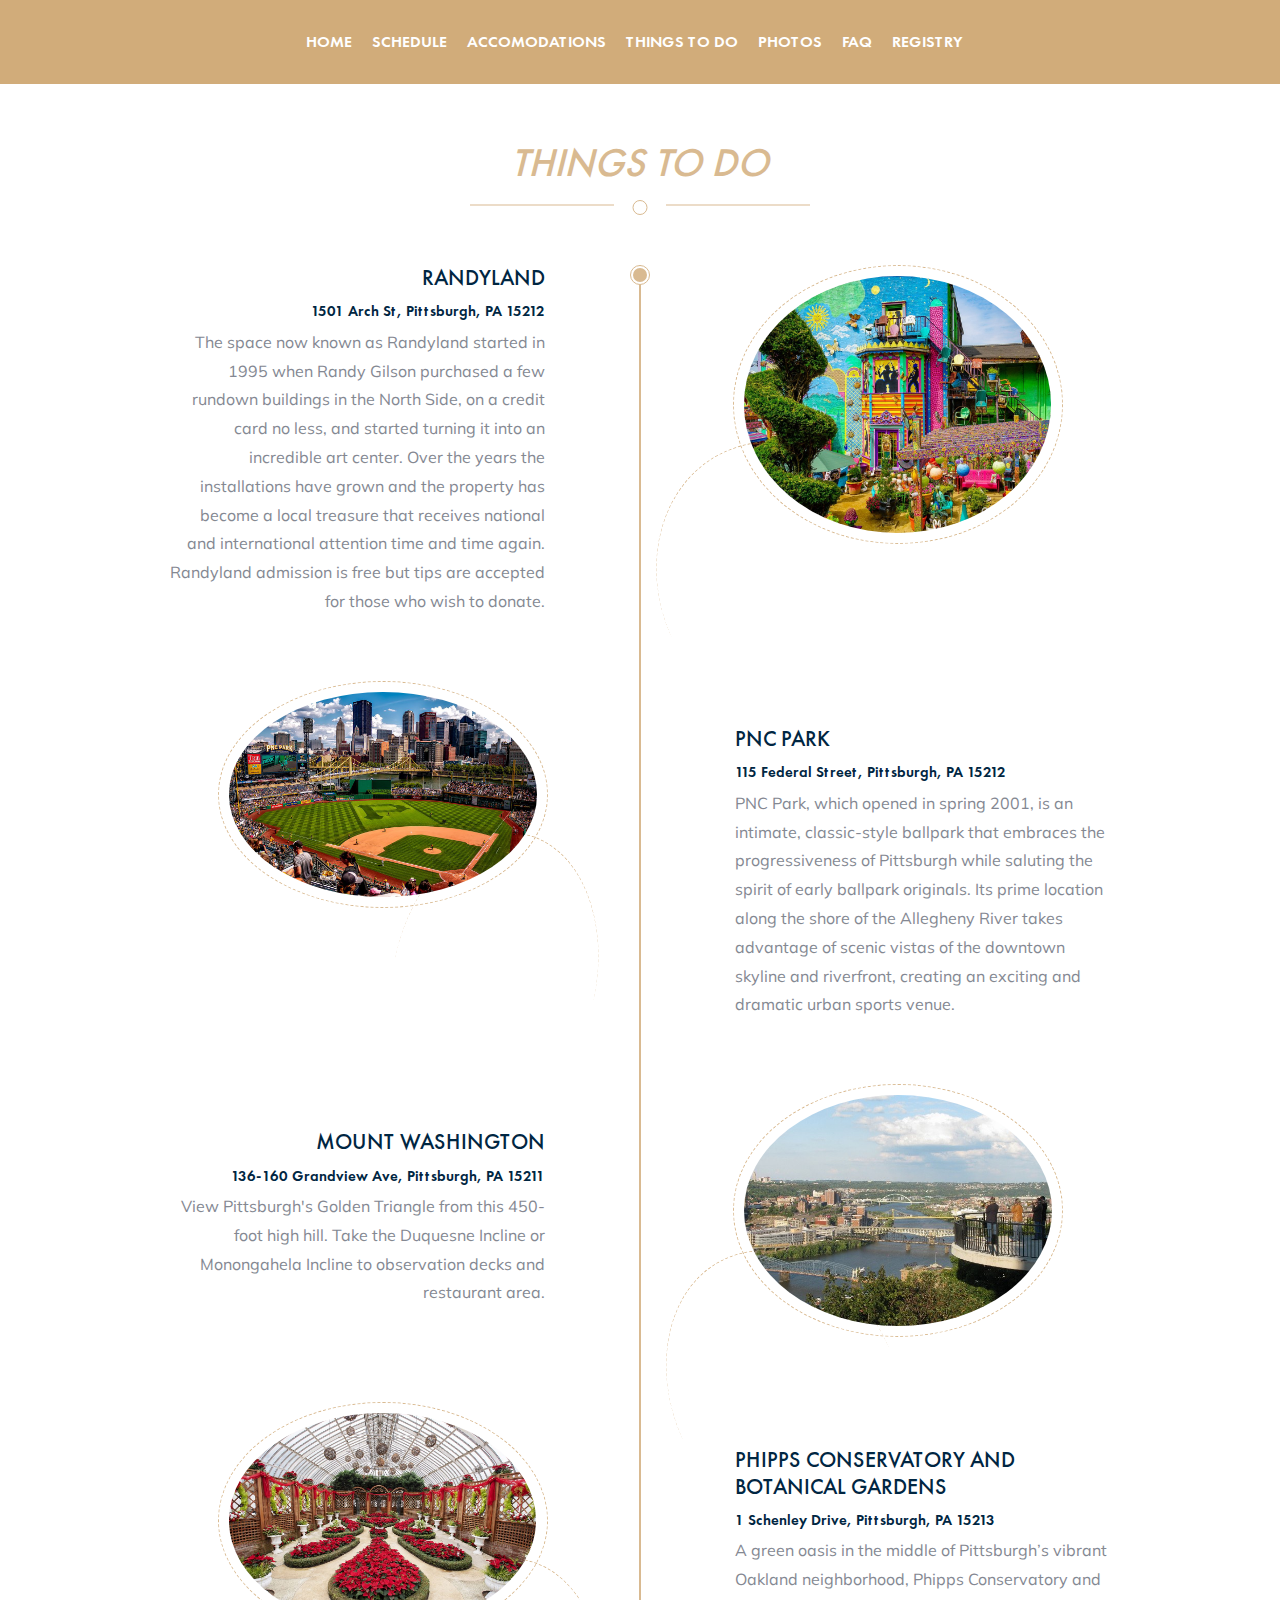
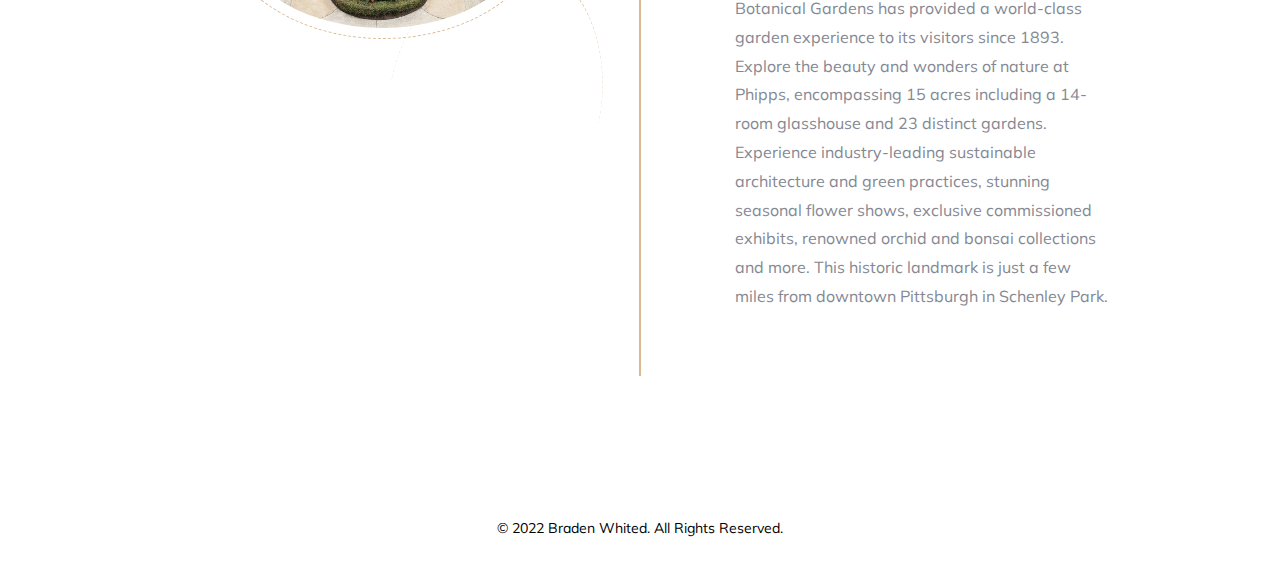
<file: ThingToDo.html>
<!DOCTYPE html>
<html lang="en">

<head>
    <meta charset="utf-8">
    <meta http-equiv="X-UA-Compatible" content="IE=edge">
    <meta name="viewport" content="width=device-width, initial-scale=1">
    <meta name="author" content="wpOceans">
    <link rel="shortcut icon" type="image/png" href="assets/images/favicon.png">
    <title>Bre & Braden</title>
    <link href="assets/css/themify-icons.css" rel="stylesheet">
    <link href="assets/css/font-awesome.min.css" rel="stylesheet">
    <link href="assets/css/flaticon.css" rel="stylesheet">
    <link href="assets/css/bootstrap.min.css" rel="stylesheet">
    <link href="assets/css/magnific-popup.css" rel="stylesheet">
    <link href="assets/css/animate.css" rel="stylesheet">
    <link href="assets/css/owl.carousel.css" rel="stylesheet">
    <link href="assets/css/owl.theme.css" rel="stylesheet">
    <link href="assets/css/slick.css" rel="stylesheet">
    <link href="assets/css/slick-theme.css" rel="stylesheet">
    <link href="assets/css/swiper.min.css" rel="stylesheet">
    <link href="assets/css/nice-select.css" rel="stylesheet">
    <link href="assets/css/owl.transitions.css" rel="stylesheet">
    <link href="assets/css/jquery.fancybox.css" rel="stylesheet">
    <link href="assets/css/odometer-theme-default.css" rel="stylesheet">
    <link href="assets/css/style.css" rel="stylesheet">
</head>

<body class="color5">

    <!-- start page-wrapper -->
    <div class="page-wrapper">
        <!-- start preloader -->
        <div class="preloader">
            <div class="vertical-centered-box">
                <div class="content">
                    <div class="loader-circle"></div>
                    <div class="loader-line-mask">
                        <div class="loader-line"></div>
                    </div>
                    <img src="assets/images/favicon.png" alt="">
                </div>
            </div>
        </div>
        <!-- end preloader -->
        <!-- Start header -->
        <header id="header">
            <div class="wpo-site-header wpo-header-style-3">
                <nav class="navigation navbar navbar-expand-lg navbar-light">
                    <div class="container-fluid">
                        <div class="row align-items-center">
                            <div class="col-lg-3 col-md-3 col-3 d-lg-none dl-block">
                                <div class="mobail-menu">
                                    <button type="button" class="navbar-toggler open-btn">
                                        <span class="sr-only">Toggle navigation</span>
                                        <span class="icon-bar first-angle"></span>
                                        <span class="icon-bar middle-angle"></span>
                                        <span class="icon-bar last-angle"></span>
                                    </button>
                                </div>
                            </div>
                            <div class="col-lg-2 col-md-6 col-6">
                                <div class="navbar-header">
                                    <!-- <a class="navbar-brand" href="index.html"><img src="assets/images/logo-2.png"
                                            alt=""></a> -->
                                </div>
                            </div>
                            <div class="col-lg-8 col-md-1 col-1">
                                <div id="navbar" class="collapse navbar-collapse navigation-holder">
                                    <button class="menu-close"><i class="ti-close"></i></button>
                                    <ul class="nav navbar-nav mb-2 mb-lg-0">
                                        <li>
                                            <a href="index.html">Home</a>
                                        </li>
                                        <li>
                                            <a href="Schedule.html">Schedule</a>
                                        </li>
                                        <li>
                                            <a href="Accomodations.html">Accomodations</a>
                                        </li>
                                        <li>
                                            <a href="ThingToDo.html">Things to Do</a>
                                        </li>
                                        <li>
                                            <a href="Photos.html">Photos</a>
                                        </li>
                                        <li>
                                            <a href="FAQ.html">FAQ</a>
                                        </li>
                                        <li>
                                            <a href="Registry.html">Registry</a>
                                        </li>
                                    </ul>

                                </div><!-- end of nav-collapse -->
                            </div>
                            <div class="col-lg-2 col-md-2 col-2">

                            </div>
                        </div>
                    </div><!-- end of container -->
                </nav>
            </div>
        </header>
        <!-- end of header -->
       
        <!-- start thingtodo-section -->
        <section class="story-section section-padding" id="thingstodo">
            <div class="container">
                <div class="row">
                    <div class="wpo-section-title-s2">
                        <div class="section-title-simg">
                            <!-- <img src="assets/images/section-title2.png" alt=""> -->
                        </div>
                        <h2 style="color: #d9ba91;font-style: italic;">THINGS TO DO</h2>
                        <div class="section-title-img">
                            <div class="round-ball"></div>
                        </div>
                    </div>
                </div>

                <div class="row">
                    <div class="col col-xs-12">
                        <div class="story-timeline">
                            <div class="round-shape"></div>
                            <div class="row">
                                <div class="col col-lg-6 col-12">
                                    <div class="story-text right-align-text">
                                        <h3>Randyland</h3>
                                        <h6>1501 Arch St, Pittsburgh, PA 15212</h6>
                                        <p>The space now known as Randyland started in 1995 when Randy Gilson purchased a few rundown buildings in the North Side, on a credit card no less, and started turning it into an incredible art center. Over the years the installations have grown and the property has become a local treasure that receives national and international attention time and time again. Randyland admission is free but tips are accepted for those who wish to donate.</p>
                                    </div>
                                </div>
                                <div class="col col-lg-6 col-12">
                                    <div class="img-holder">
                                        <a href="https://www.facebook.com/randylandpgh/" target="_blank">
                                            <img src="assets/images/custom/randyland.png" alt class="img img-responsive">
                                        </a>
                                        <div class="story-shape-img">
                                            <!-- <img src="assets/images/story/shape.png" alt=""> -->
                                        </div>
                                    </div>
                                </div>
                            </div>
                            <div class="row">
                                <div class="col col-lg-6 col-12">
                                    <div class="img-holder right-align-text left-site">
                                        <a href="https://www.mlb.com/pirates/ballpark" target="_blank">
                                            <img src="assets/images/custom/pncpark.jpeg" alt class="img img-responsive">
                                        </a>
                                        <div class="story-shape-img">
                                            <!-- <img src="assets/images/story/shape.png" alt=""> -->
                                        </div>
                                    </div>
                                </div>
                                <div class="col col-lg-6 col-12 text-holder">
                                    <div class="story-text">
                                        <h3>PNC Park</h3>
                                        <h6>115 Federal Street, Pittsburgh, PA 15212</h6>
                                        <p>PNC Park, which opened in spring 2001, is an intimate, classic-style ballpark that embraces the progressiveness of Pittsburgh while saluting the spirit of early ballpark originals. Its prime location along the shore of the Allegheny River takes advantage of scenic vistas of the downtown skyline and riverfront, creating an exciting and dramatic urban sports venue.</p>
                                    </div>
                                </div>
                            </div>
                            <div class="row">
                                <div class="col col-lg-6 col-12 text-holder right-heart">
                                    <div class="story-text right-align-text">
                                        <h3>Mount Washington</h3>
                                        <h6>136-160 Grandview Ave, Pittsburgh, PA 15211</h6>
                                        <p>View Pittsburgh's Golden Triangle from this 450-foot high hill. Take the Duquesne Incline or Monongahela Incline to observation decks and restaurant area.</p>
                                    </div>
                                </div>
                                <div class="col col-lg-6 col-12">
                                    <div class="img-holder right-align-text">
                                        <a href="https://www.visitpa.com/region/pittsburgh-its-countryside/mount-washington-overlook" target="_blank">
                                            <img src="assets/images/custom/mtwash.jpg" alt class="img img-responsive">
                                        </a>
                                        <div class="story-shape-img">
                                            <!-- <img src="assets/images/story/shape.png" alt=""> -->
                                        </div>
                                    </div>
                                </div>
                            </div>
                            <div class="row">
                                <div class="col col-lg-6 col-12">
                                    <div class="img-holder left-site">
                                        <a href="https://www.phipps.conservatory.org/" target="_blank">
                                            <img src="assets/images/custom/phipps.jpg" alt class="img img-responsive">
                                        </a>
                                        <div class="story-shape-img">
                                            <!-- <img src="assets/images/story/shape.png" alt=""> -->
                                        </div>
                                    </div>
                                </div>
                                <div class="col col-lg-6 col-12 text-holder">
                                    <div class="story-text">
                                        <h3>Phipps Conservatory and Botanical Gardens</h3>
                                        <h6>1 Schenley Drive, Pittsburgh, PA 15213</h6>
                                        <p>A green oasis in the middle of Pittsburgh’s vibrant Oakland neighborhood, Phipps Conservatory and Botanical Gardens has provided a world-class garden experience to its visitors since 1893. Explore the beauty and wonders of nature at Phipps, encompassing 15 acres including a 14-room glasshouse and 23 distinct gardens. Experience industry-leading sustainable architecture and green practices, stunning seasonal flower shows, exclusive commissioned exhibits, renowned orchid and bonsai collections and more. This historic landmark is just a few miles from downtown Pittsburgh in Schenley Park.</p>
                                    </div>
                                </div>
                            </div>
                            <div class="row">
                                <div class="col offset-lg-6 col-lg-6 col-12 text-holder">
                                </div>
                            </div>
                        </div>
                    </div>
                </div> <!-- end row -->
            </div> <!-- end container -->
        </section>
        <!-- end story-section -->



        <!-- start of wpo-site-footer-section -->
        <footer class="wpo-site-footer">
            <div class="wpo-lower-footer">
                <div class="container">
                    <div class="row">
                        <div class="col col-xs-12">
                            <p class="copyright"> &copy; 2022 Braden Whited. All Rights Reserved.</p>
                        </div>
                    </div>
                </div>
            </div>
        </footer>
        <!-- end of wpo-site-footer-section -->

    </div>
    <!-- end of page-wrapper -->

    <!-- All JavaScript files
    ================================================== -->
    <script src="assets/js/jquery.min.js"></script>
    <script src="assets/js/bootstrap.bundle.min.js"></script>
    <!-- Plugins for this template -->
    <script src="assets/js/modernizr.custom.js"></script>
    <script src="assets/js/jquery.dlmenu.js"></script>
    <script src="assets/js/jquery-plugin-collection.js"></script>
    <!-- Custom script for this template -->
    <script src="assets/js/script.js"></script>
</body>

</html>
</file>
<file: assets/css/themify-icons.css>
@font-face {
	font-family: 'themify';
	src:url('../fonts/themify.eot?-fvbane');
	src:url('../fonts/themify.eot?#iefix-fvbane') format('embedded-opentype'),
		url('../fonts/themify.woff?-fvbane') format('woff'),
		url('../fonts/themify.ttf?-fvbane') format('truetype'),
		url('../fonts/themify.svg?-fvbane#themify') format('svg');
	font-weight: normal;
	font-style: normal;
}

[class^="ti-"], [class*=" ti-"] {
	font-family: 'themify';
	speak: none;
	font-style: normal;
	font-weight: normal;
	font-variant: normal;
	text-transform: none;
	line-height: 1;

	/* Better Font Rendering =========== */
	-webkit-font-smoothing: antialiased;
	-moz-osx-font-smoothing: grayscale;
}

.ti-wand:before {
	content: "\e600";
}
.ti-volume:before {
	content: "\e601";
}
.ti-user:before {
	content: "\e602";
}
.ti-unlock:before {
	content: "\e603";
}
.ti-unlink:before {
	content: "\e604";
}
.ti-trash:before {
	content: "\e605";
}
.ti-thought:before {
	content: "\e606";
}
.ti-target:before {
	content: "\e607";
}
.ti-tag:before {
	content: "\e608";
}
.ti-tablet:before {
	content: "\e609";
}
.ti-star:before {
	content: "\e60a";
}
.ti-spray:before {
	content: "\e60b";
}
.ti-signal:before {
	content: "\e60c";
}
.ti-shopping-cart:before {
	content: "\e60d";
}
.ti-shopping-cart-full:before {
	content: "\e60e";
}
.ti-settings:before {
	content: "\e60f";
}
.ti-search:before {
	content: "\e610";
}
.ti-zoom-in:before {
	content: "\e611";
}
.ti-zoom-out:before {
	content: "\e612";
}
.ti-cut:before {
	content: "\e613";
}
.ti-ruler:before {
	content: "\e614";
}
.ti-ruler-pencil:before {
	content: "\e615";
}
.ti-ruler-alt:before {
	content: "\e616";
}
.ti-bookmark:before {
	content: "\e617";
}
.ti-bookmark-alt:before {
	content: "\e618";
}
.ti-reload:before {
	content: "\e619";
}
.ti-plus:before {
	content: "\e61a";
}
.ti-pin:before {
	content: "\e61b";
}
.ti-pencil:before {
	content: "\e61c";
}
.ti-pencil-alt:before {
	content: "\e61d";
}
.ti-paint-roller:before {
	content: "\e61e";
}
.ti-paint-bucket:before {
	content: "\e61f";
}
.ti-na:before {
	content: "\e620";
}
.ti-mobile:before {
	content: "\e621";
}
.ti-minus:before {
	content: "\e622";
}
.ti-medall:before {
	content: "\e623";
}
.ti-medall-alt:before {
	content: "\e624";
}
.ti-marker:before {
	content: "\e625";
}
.ti-marker-alt:before {
	content: "\e626";
}
.ti-arrow-up:before {
	content: "\e627";
}
.ti-arrow-right:before {
	content: "\e628";
}
.ti-arrow-left:before {
	content: "\e629";
}
.ti-arrow-down:before {
	content: "\e62a";
}
.ti-lock:before {
	content: "\e62b";
}
.ti-location-arrow:before {
	content: "\e62c";
}
.ti-link:before {
	content: "\e62d";
}
.ti-layout:before {
	content: "\e62e";
}
.ti-layers:before {
	content: "\e62f";
}
.ti-layers-alt:before {
	content: "\e630";
}
.ti-key:before {
	content: "\e631";
}
.ti-import:before {
	content: "\e632";
}
.ti-image:before {
	content: "\e633";
}
.ti-heart:before {
	content: "\e634";
}
.ti-heart-broken:before {
	content: "\e635";
}
.ti-hand-stop:before {
	content: "\e636";
}
.ti-hand-open:before {
	content: "\e637";
}
.ti-hand-drag:before {
	content: "\e638";
}
.ti-folder:before {
	content: "\e639";
}
.ti-flag:before {
	content: "\e63a";
}
.ti-flag-alt:before {
	content: "\e63b";
}
.ti-flag-alt-2:before {
	content: "\e63c";
}
.ti-eye:before {
	content: "\e63d";
}
.ti-export:before {
	content: "\e63e";
}
.ti-exchange-vertical:before {
	content: "\e63f";
}
.ti-desktop:before {
	content: "\e640";
}
.ti-cup:before {
	content: "\e641";
}
.ti-crown:before {
	content: "\e642";
}
.ti-comments:before {
	content: "\e643";
}
.ti-comment:before {
	content: "\e644";
}
.ti-comment-alt:before {
	content: "\e645";
}
.ti-close:before {
	content: "\e646";
}
.ti-clip:before {
	content: "\e647";
}
.ti-angle-up:before {
	content: "\e648";
}
.ti-angle-right:before {
	content: "\e649";
}
.ti-angle-left:before {
	content: "\e64a";
}
.ti-angle-down:before {
	content: "\e64b";
}
.ti-check:before {
	content: "\e64c";
}
.ti-check-box:before {
	content: "\e64d";
}
.ti-camera:before {
	content: "\e64e";
}
.ti-announcement:before {
	content: "\e64f";
}
.ti-brush:before {
	content: "\e650";
}
.ti-briefcase:before {
	content: "\e651";
}
.ti-bolt:before {
	content: "\e652";
}
.ti-bolt-alt:before {
	content: "\e653";
}
.ti-blackboard:before {
	content: "\e654";
}
.ti-bag:before {
	content: "\e655";
}
.ti-move:before {
	content: "\e656";
}
.ti-arrows-vertical:before {
	content: "\e657";
}
.ti-arrows-horizontal:before {
	content: "\e658";
}
.ti-fullscreen:before {
	content: "\e659";
}
.ti-arrow-top-right:before {
	content: "\e65a";
}
.ti-arrow-top-left:before {
	content: "\e65b";
}
.ti-arrow-circle-up:before {
	content: "\e65c";
}
.ti-arrow-circle-right:before {
	content: "\e65d";
}
.ti-arrow-circle-left:before {
	content: "\e65e";
}
.ti-arrow-circle-down:before {
	content: "\e65f";
}
.ti-angle-double-up:before {
	content: "\e660";
}
.ti-angle-double-right:before {
	content: "\e661";
}
.ti-angle-double-left:before {
	content: "\e662";
}
.ti-angle-double-down:before {
	content: "\e663";
}
.ti-zip:before {
	content: "\e664";
}
.ti-world:before {
	content: "\e665";
}
.ti-wheelchair:before {
	content: "\e666";
}
.ti-view-list:before {
	content: "\e667";
}
.ti-view-list-alt:before {
	content: "\e668";
}
.ti-view-grid:before {
	content: "\e669";
}
.ti-uppercase:before {
	content: "\e66a";
}
.ti-upload:before {
	content: "\e66b";
}
.ti-underline:before {
	content: "\e66c";
}
.ti-truck:before {
	content: "\e66d";
}
.ti-timer:before {
	content: "\e66e";
}
.ti-ticket:before {
	content: "\e66f";
}
.ti-thumb-up:before {
	content: "\e670";
}
.ti-thumb-down:before {
	content: "\e671";
}
.ti-text:before {
	content: "\e672";
}
.ti-stats-up:before {
	content: "\e673";
}
.ti-stats-down:before {
	content: "\e674";
}
.ti-split-v:before {
	content: "\e675";
}
.ti-split-h:before {
	content: "\e676";
}
.ti-smallcap:before {
	content: "\e677";
}
.ti-shine:before {
	content: "\e678";
}
.ti-shift-right:before {
	content: "\e679";
}
.ti-shift-left:before {
	content: "\e67a";
}
.ti-shield:before {
	content: "\e67b";
}
.ti-notepad:before {
	content: "\e67c";
}
.ti-server:before {
	content: "\e67d";
}
.ti-quote-right:before {
	content: "\e67e";
}
.ti-quote-left:before {
	content: "\e67f";
}
.ti-pulse:before {
	content: "\e680";
}
.ti-printer:before {
	content: "\e681";
}
.ti-power-off:before {
	content: "\e682";
}
.ti-plug:before {
	content: "\e683";
}
.ti-pie-chart:before {
	content: "\e684";
}
.ti-paragraph:before {
	content: "\e685";
}
.ti-panel:before {
	content: "\e686";
}
.ti-package:before {
	content: "\e687";
}
.ti-music:before {
	content: "\e688";
}
.ti-music-alt:before {
	content: "\e689";
}
.ti-mouse:before {
	content: "\e68a";
}
.ti-mouse-alt:before {
	content: "\e68b";
}
.ti-money:before {
	content: "\e68c";
}
.ti-microphone:before {
	content: "\e68d";
}
.ti-menu:before {
	content: "\e68e";
}
.ti-menu-alt:before {
	content: "\e68f";
}
.ti-map:before {
	content: "\e690";
}
.ti-map-alt:before {
	content: "\e691";
}
.ti-loop:before {
	content: "\e692";
}
.ti-location-pin:before {
	content: "\e693";
}
.ti-list:before {
	content: "\e694";
}
.ti-light-bulb:before {
	content: "\e695";
}
.ti-Italic:before {
	content: "\e696";
}
.ti-info:before {
	content: "\e697";
}
.ti-infinite:before {
	content: "\e698";
}
.ti-id-badge:before {
	content: "\e699";
}
.ti-hummer:before {
	content: "\e69a";
}
.ti-home:before {
	content: "\e69b";
}
.ti-help:before {
	content: "\e69c";
}
.ti-headphone:before {
	content: "\e69d";
}
.ti-harddrives:before {
	content: "\e69e";
}
.ti-harddrive:before {
	content: "\e69f";
}
.ti-gift:before {
	content: "\e6a0";
}
.ti-game:before {
	content: "\e6a1";
}
.ti-filter:before {
	content: "\e6a2";
}
.ti-files:before {
	content: "\e6a3";
}
.ti-file:before {
	content: "\e6a4";
}
.ti-eraser:before {
	content: "\e6a5";
}
.ti-envelope:before {
	content: "\e6a6";
}
.ti-download:before {
	content: "\e6a7";
}
.ti-direction:before {
	content: "\e6a8";
}
.ti-direction-alt:before {
	content: "\e6a9";
}
.ti-dashboard:before {
	content: "\e6aa";
}
.ti-control-stop:before {
	content: "\e6ab";
}
.ti-control-shuffle:before {
	content: "\e6ac";
}
.ti-control-play:before {
	content: "\e6ad";
}
.ti-control-pause:before {
	content: "\e6ae";
}
.ti-control-forward:before {
	content: "\e6af";
}
.ti-control-backward:before {
	content: "\e6b0";
}
.ti-cloud:before {
	content: "\e6b1";
}
.ti-cloud-up:before {
	content: "\e6b2";
}
.ti-cloud-down:before {
	content: "\e6b3";
}
.ti-clipboard:before {
	content: "\e6b4";
}
.ti-car:before {
	content: "\e6b5";
}
.ti-calendar:before {
	content: "\e6b6";
}
.ti-book:before {
	content: "\e6b7";
}
.ti-bell:before {
	content: "\e6b8";
}
.ti-basketball:before {
	content: "\e6b9";
}
.ti-bar-chart:before {
	content: "\e6ba";
}
.ti-bar-chart-alt:before {
	content: "\e6bb";
}
.ti-back-right:before {
	content: "\e6bc";
}
.ti-back-left:before {
	content: "\e6bd";
}
.ti-arrows-corner:before {
	content: "\e6be";
}
.ti-archive:before {
	content: "\e6bf";
}
.ti-anchor:before {
	content: "\e6c0";
}
.ti-align-right:before {
	content: "\e6c1";
}
.ti-align-left:before {
	content: "\e6c2";
}
.ti-align-justify:before {
	content: "\e6c3";
}
.ti-align-center:before {
	content: "\e6c4";
}
.ti-alert:before {
	content: "\e6c5";
}
.ti-alarm-clock:before {
	content: "\e6c6";
}
.ti-agenda:before {
	content: "\e6c7";
}
.ti-write:before {
	content: "\e6c8";
}
.ti-window:before {
	content: "\e6c9";
}
.ti-widgetized:before {
	content: "\e6ca";
}
.ti-widget:before {
	content: "\e6cb";
}
.ti-widget-alt:before {
	content: "\e6cc";
}
.ti-wallet:before {
	content: "\e6cd";
}
.ti-video-clapper:before {
	content: "\e6ce";
}
.ti-video-camera:before {
	content: "\e6cf";
}
.ti-vector:before {
	content: "\e6d0";
}
.ti-themify-logo:before {
	content: "\e6d1";
}
.ti-themify-favicon:before {
	content: "\e6d2";
}
.ti-themify-favicon-alt:before {
	content: "\e6d3";
}
.ti-support:before {
	content: "\e6d4";
}
.ti-stamp:before {
	content: "\e6d5";
}
.ti-split-v-alt:before {
	content: "\e6d6";
}
.ti-slice:before {
	content: "\e6d7";
}
.ti-shortcode:before {
	content: "\e6d8";
}
.ti-shift-right-alt:before {
	content: "\e6d9";
}
.ti-shift-left-alt:before {
	content: "\e6da";
}
.ti-ruler-alt-2:before {
	content: "\e6db";
}
.ti-receipt:before {
	content: "\e6dc";
}
.ti-pin2:before {
	content: "\e6dd";
}
.ti-pin-alt:before {
	content: "\e6de";
}
.ti-pencil-alt2:before {
	content: "\e6df";
}
.ti-palette:before {
	content: "\e6e0";
}
.ti-more:before {
	content: "\e6e1";
}
.ti-more-alt:before {
	content: "\e6e2";
}
.ti-microphone-alt:before {
	content: "\e6e3";
}
.ti-magnet:before {
	content: "\e6e4";
}
.ti-line-double:before {
	content: "\e6e5";
}
.ti-line-dotted:before {
	content: "\e6e6";
}
.ti-line-dashed:before {
	content: "\e6e7";
}
.ti-layout-width-full:before {
	content: "\e6e8";
}
.ti-layout-width-default:before {
	content: "\e6e9";
}
.ti-layout-width-default-alt:before {
	content: "\e6ea";
}
.ti-layout-tab:before {
	content: "\e6eb";
}
.ti-layout-tab-window:before {
	content: "\e6ec";
}
.ti-layout-tab-v:before {
	content: "\e6ed";
}
.ti-layout-tab-min:before {
	content: "\e6ee";
}
.ti-layout-slider:before {
	content: "\e6ef";
}
.ti-layout-slider-alt:before {
	content: "\e6f0";
}
.ti-layout-sidebar-right:before {
	content: "\e6f1";
}
.ti-layout-sidebar-none:before {
	content: "\e6f2";
}
.ti-layout-sidebar-left:before {
	content: "\e6f3";
}
.ti-layout-placeholder:before {
	content: "\e6f4";
}
.ti-layout-menu:before {
	content: "\e6f5";
}
.ti-layout-menu-v:before {
	content: "\e6f6";
}
.ti-layout-menu-separated:before {
	content: "\e6f7";
}
.ti-layout-menu-full:before {
	content: "\e6f8";
}
.ti-layout-media-right-alt:before {
	content: "\e6f9";
}
.ti-layout-media-right:before {
	content: "\e6fa";
}
.ti-layout-media-overlay:before {
	content: "\e6fb";
}
.ti-layout-media-overlay-alt:before {
	content: "\e6fc";
}
.ti-layout-media-overlay-alt-2:before {
	content: "\e6fd";
}
.ti-layout-media-left-alt:before {
	content: "\e6fe";
}
.ti-layout-media-left:before {
	content: "\e6ff";
}
.ti-layout-media-center-alt:before {
	content: "\e700";
}
.ti-layout-media-center:before {
	content: "\e701";
}
.ti-layout-list-thumb:before {
	content: "\e702";
}
.ti-layout-list-thumb-alt:before {
	content: "\e703";
}
.ti-layout-list-post:before {
	content: "\e704";
}
.ti-layout-list-large-image:before {
	content: "\e705";
}
.ti-layout-line-solid:before {
	content: "\e706";
}
.ti-layout-grid4:before {
	content: "\e707";
}
.ti-layout-grid3:before {
	content: "\e708";
}
.ti-layout-grid2:before {
	content: "\e709";
}
.ti-layout-grid2-thumb:before {
	content: "\e70a";
}
.ti-layout-cta-right:before {
	content: "\e70b";
}
.ti-layout-cta-left:before {
	content: "\e70c";
}
.ti-layout-cta-center:before {
	content: "\e70d";
}
.ti-layout-cta-btn-right:before {
	content: "\e70e";
}
.ti-layout-cta-btn-left:before {
	content: "\e70f";
}
.ti-layout-column4:before {
	content: "\e710";
}
.ti-layout-column3:before {
	content: "\e711";
}
.ti-layout-column2:before {
	content: "\e712";
}
.ti-layout-accordion-separated:before {
	content: "\e713";
}
.ti-layout-accordion-merged:before {
	content: "\e714";
}
.ti-layout-accordion-list:before {
	content: "\e715";
}
.ti-ink-pen:before {
	content: "\e716";
}
.ti-info-alt:before {
	content: "\e717";
}
.ti-help-alt:before {
	content: "\e718";
}
.ti-headphone-alt:before {
	content: "\e719";
}
.ti-hand-point-up:before {
	content: "\e71a";
}
.ti-hand-point-right:before {
	content: "\e71b";
}
.ti-hand-point-left:before {
	content: "\e71c";
}
.ti-hand-point-down:before {
	content: "\e71d";
}
.ti-gallery:before {
	content: "\e71e";
}
.ti-face-smile:before {
	content: "\e71f";
}
.ti-face-sad:before {
	content: "\e720";
}
.ti-credit-card:before {
	content: "\e721";
}
.ti-control-skip-forward:before {
	content: "\e722";
}
.ti-control-skip-backward:before {
	content: "\e723";
}
.ti-control-record:before {
	content: "\e724";
}
.ti-control-eject:before {
	content: "\e725";
}
.ti-comments-smiley:before {
	content: "\e726";
}
.ti-brush-alt:before {
	content: "\e727";
}
.ti-youtube:before {
	content: "\e728";
}
.ti-vimeo:before {
	content: "\e729";
}
.ti-twitter:before {
	content: "\e72a";
}
.ti-time:before {
	content: "\e72b";
}
.ti-tumblr:before {
	content: "\e72c";
}
.ti-skype:before {
	content: "\e72d";
}
.ti-share:before {
	content: "\e72e";
}
.ti-share-alt:before {
	content: "\e72f";
}
.ti-rocket:before {
	content: "\e730";
}
.ti-pinterest:before {
	content: "\e731";
}
.ti-new-window:before {
	content: "\e732";
}
.ti-microsoft:before {
	content: "\e733";
}
.ti-list-ol:before {
	content: "\e734";
}
.ti-linkedin:before {
	content: "\e735";
}
.ti-layout-sidebar-2:before {
	content: "\e736";
}
.ti-layout-grid4-alt:before {
	content: "\e737";
}
.ti-layout-grid3-alt:before {
	content: "\e738";
}
.ti-layout-grid2-alt:before {
	content: "\e739";
}
.ti-layout-column4-alt:before {
	content: "\e73a";
}
.ti-layout-column3-alt:before {
	content: "\e73b";
}
.ti-layout-column2-alt:before {
	content: "\e73c";
}
.ti-instagram:before {
	content: "\e73d";
}
.ti-google:before {
	content: "\e73e";
}
.ti-github:before {
	content: "\e73f";
}
.ti-flickr:before {
	content: "\e740";
}
.ti-facebook:before {
	content: "\e741";
}
.ti-dropbox:before {
	content: "\e742";
}
.ti-dribbble:before {
	content: "\e743";
}
.ti-apple:before {
	content: "\e744";
}
.ti-android:before {
	content: "\e745";
}
.ti-save:before {
	content: "\e746";
}
.ti-save-alt:before {
	content: "\e747";
}
.ti-yahoo:before {
	content: "\e748";
}
.ti-wordpress:before {
	content: "\e749";
}
.ti-vimeo-alt:before {
	content: "\e74a";
}
.ti-twitter-alt:before {
	content: "\e74b";
}
.ti-tumblr-alt:before {
	content: "\e74c";
}
.ti-trello:before {
	content: "\e74d";
}
.ti-stack-overflow:before {
	content: "\e74e";
}
.ti-soundcloud:before {
	content: "\e74f";
}
.ti-sharethis:before {
	content: "\e750";
}
.ti-sharethis-alt:before {
	content: "\e751";
}
.ti-reddit:before {
	content: "\e752";
}
.ti-pinterest-alt:before {
	content: "\e753";
}
.ti-microsoft-alt:before {
	content: "\e754";
}
.ti-linux:before {
	content: "\e755";
}
.ti-jsfiddle:before {
	content: "\e756";
}
.ti-joomla:before {
	content: "\e757";
}
.ti-html5:before {
	content: "\e758";
}
.ti-flickr-alt:before {
	content: "\e759";
}
.ti-email:before {
	content: "\e75a";
}
.ti-drupal:before {
	content: "\e75b";
}
.ti-dropbox-alt:before {
	content: "\e75c";
}
.ti-css3:before {
	content: "\e75d";
}
.ti-rss:before {
	content: "\e75e";
}
.ti-rss-alt:before {
	content: "\e75f";
}
</file>
<file: assets/css/flaticon.css>
@font-face {
    font-family: "flaticon";
    src: url("../fonts/flaticon.ttf?7be827e199392bb56ae95dacf43f5036") format("truetype"),
url("../fonts/flaticon.woff?7be827e199392bb56ae95dacf43f5036") format("woff"),
url("../fonts/flaticon.woff2?7be827e199392bb56ae95dacf43f5036") format("woff2"),
url("../fonts/flaticon.eot?7be827e199392bb56ae95dacf43f5036#iefix") format("embedded-opentype"),
url("../fonts/flaticon.svg?7be827e199392bb56ae95dacf43f5036#flaticon") format("svg");
}

i[class^="flaticon-"]:before, i[class*=" flaticon-"]:before {
    font-family: flaticon !important;
    font-style: normal;
    font-weight: normal !important;
    font-variant: normal;
    text-transform: none;
    font-size: 20px;
    -webkit-font-smoothing: antialiased;
    -moz-osx-font-smoothing: grayscale;
}

.flaticon-email:before {
    content: "\f101";
}
.flaticon-phone-call:before {
    content: "\f102";
}
.flaticon-maps-and-flags:before {
    content: "\f103";
}
.flaticon-instagram:before {
    content: "\f104";
}
.flaticon-gallery:before {
    content: "\f105";
}
.flaticon-serving-dish:before {
    content: "\f106";
}
.flaticon-edit:before {
    content: "\f107";
}
.flaticon-left-arrow:before {
    content: "\f108";
}
.flaticon-wedding:before {
    content: "\f109";
}
.flaticon-cake:before {
    content: "\f10a";
}
.flaticon-wedding-rings:before {
    content: "\f10b";
}
.flaticon-play:before {
    content: "\f10c";
}
.flaticon-quotation:before {
    content: "\f10d";
}
.flaticon-dove:before {
    content: "\f10e";
}
.flaticon-calendar:before {
    content: "\f10f";
}
.flaticon-heart:before {
    content: "\f110";
}
.flaticon-pinterest:before {
    content: "\f111";
}
.flaticon-facebook-app-symbol:before {
    content: "\f112";
}
.flaticon-twitter:before {
    content: "\f113";
}
.flaticon-instagram-1:before {
    content: "\f114";
}
.flaticon-linkedin:before {
    content: "\f115";
}
.flaticon-youtube:before {
    content: "\f116";
}
.flaticon-search:before {
    content: "\f117";
}
.flaticon-shopping-cart:before {
    content: "\f118";
}
.flaticon-left-arrow-1:before {
    content: "\f119";
}
.flaticon-user:before {
    content: "\f11a";
}
.flaticon-comment-white-oval-bubble:before {
    content: "\f11b";
}
.flaticon-calendar-1:before {
    content: "\f11c";
}
.flaticon-right-arrow:before {
    content: "\f11d";
}
.flaticon-play-1:before {
    content: "\f11e";
}
.flaticon-left-quote:before {
    content: "\f11f";
}
.flaticon-right-arrow-1:before {
    content: "\f120";
}
.flaticon-left-arrow-2:before {
    content: "\f121";
}
.flaticon-next:before {
    content: "\f122";
}
</file>
<file: assets/css/nice-select.css>
.nice-select {
  -webkit-tap-highlight-color: transparent;
  background-color: #fff;
  border-radius: 5px;
  border: solid 1px #e8e8e8;
  box-sizing: border-box;
  clear: both;
  cursor: pointer;
  display: block;
  float: left;
  font-family: inherit;
  font-size: 14px;
  font-weight: normal;
  height: 42px;
  line-height: 40px;
  outline: none;
  padding-left: 18px;
  padding-right: 30px;
  position: relative;
  text-align: left !important;
  -webkit-transition: all 0.2s ease-in-out;
  transition: all 0.2s ease-in-out;
  -webkit-user-select: none;
     -moz-user-select: none;
      -ms-user-select: none;
          user-select: none;
  white-space: nowrap;
  width: auto; }
  .nice-select:hover {
    border-color: #dbdbdb; }
  .nice-select:active, .nice-select.open, .nice-select:focus {
    border-color: #999; }
  .nice-select:after {
    border-bottom: 2px solid #999;
    border-right: 2px solid #999;
    content: '';
    display: block;
    height: 5px;
    margin-top: -4px;
    pointer-events: none;
    position: absolute;
    right: 12px;
    top: 50%;
    -webkit-transform-origin: 66% 66%;
        -ms-transform-origin: 66% 66%;
            transform-origin: 66% 66%;
    -webkit-transform: rotate(45deg);
        -ms-transform: rotate(45deg);
            transform: rotate(45deg);
    -webkit-transition: all 0.15s ease-in-out;
    transition: all 0.15s ease-in-out;
    width: 5px; }
  .nice-select.open:after {
    -webkit-transform: rotate(-135deg);
        -ms-transform: rotate(-135deg);
            transform: rotate(-135deg); }
  .nice-select.open .list {
    opacity: 1;
    pointer-events: auto;
    -webkit-transform: scale(1) translateY(0);
        -ms-transform: scale(1) translateY(0);
            transform: scale(1) translateY(0); }
  .nice-select.disabled {
    border-color: #ededed;
    color: #999;
    pointer-events: none; }
    .nice-select.disabled:after {
      border-color: #cccccc; }
  .nice-select.wide {
    width: 100%; }
    .nice-select.wide .list {
      left: 0 !important;
      right: 0 !important; }
  .nice-select.right {
    float: right; }
    .nice-select.right .list {
      left: auto;
      right: 0; }
  .nice-select.small {
    font-size: 12px;
    height: 36px;
    line-height: 34px; }
    .nice-select.small:after {
      height: 4px;
      width: 4px; }
    .nice-select.small .option {
      line-height: 34px;
      min-height: 34px; }
  .nice-select .list {
    background-color: #fff;
    border-radius: 5px;
    box-shadow: 0 0 0 1px rgba(68, 68, 68, 0.11);
    box-sizing: border-box;
    margin-top: 4px;
    opacity: 0;
    overflow: hidden;
    padding: 0;
    pointer-events: none;
    position: absolute;
    top: 100%;
    left: 0;
    -webkit-transform-origin: 50% 0;
        -ms-transform-origin: 50% 0;
            transform-origin: 50% 0;
    -webkit-transform: scale(0.75) translateY(-21px);
        -ms-transform: scale(0.75) translateY(-21px);
            transform: scale(0.75) translateY(-21px);
    -webkit-transition: all 0.2s cubic-bezier(0.5, 0, 0, 1.25), opacity 0.15s ease-out;
    transition: all 0.2s cubic-bezier(0.5, 0, 0, 1.25), opacity 0.15s ease-out;
    z-index: 9; }
    .nice-select .list:hover .option:not(:hover) {
      background-color: transparent !important; }
  .nice-select .option {
    cursor: pointer;
    font-weight: 400;
    line-height: 40px;
    list-style: none;
    min-height: 40px;
    outline: none;
    padding-left: 18px;
    padding-right: 29px;
    text-align: left;
    -webkit-transition: all 0.2s;
    transition: all 0.2s; }
    .nice-select .option:hover, .nice-select .option.focus, .nice-select .option.selected.focus {
      background-color: #f6f6f6; }
    .nice-select .option.selected {
      font-weight: bold; }
    .nice-select .option.disabled {
      background-color: transparent;
      color: #999;
      cursor: default; }

.no-csspointerevents .nice-select .list {
  display: none; }

.no-csspointerevents .nice-select.open .list {
  display: block; }
</file>
<file: assets/css/odometer-theme-default.css>
.odometer.odometer-auto-theme, .odometer.odometer-theme-default {
  display: inline-block;
  vertical-align: middle;
  *vertical-align: auto;
  *zoom: 1;
  *display: inline;
  position: relative;
}
.odometer.odometer-auto-theme .odometer-digit, .odometer.odometer-theme-default .odometer-digit {
  display: inline-block;
  vertical-align: middle;
  *vertical-align: auto;
  *zoom: 1;
  *display: inline;
  position: relative;
}
.odometer.odometer-auto-theme .odometer-digit .odometer-digit-spacer, .odometer.odometer-theme-default .odometer-digit .odometer-digit-spacer {
  display: inline-block;
  vertical-align: middle;
  *vertical-align: auto;
  *zoom: 1;
  *display: inline;
  visibility: hidden;
}
.odometer.odometer-auto-theme .odometer-digit .odometer-digit-inner, .odometer.odometer-theme-default .odometer-digit .odometer-digit-inner {
  text-align: left;
  display: block;
  position: absolute;
  top: 0;
  left: 0;
  right: 0;
  bottom: 0;
  overflow: hidden;
}
.odometer.odometer-auto-theme .odometer-digit .odometer-ribbon, .odometer.odometer-theme-default .odometer-digit .odometer-ribbon {
  display: block;
}
.odometer.odometer-auto-theme .odometer-digit .odometer-ribbon-inner, .odometer.odometer-theme-default .odometer-digit .odometer-ribbon-inner {
  display: block;
  -webkit-backface-visibility: hidden;
}
.odometer.odometer-auto-theme .odometer-digit .odometer-value, .odometer.odometer-theme-default .odometer-digit .odometer-value {
  display: block;
  -webkit-transform: translateZ(0);
}
.odometer.odometer-auto-theme .odometer-digit .odometer-value.odometer-last-value, .odometer.odometer-theme-default .odometer-digit .odometer-value.odometer-last-value {
  position: absolute;
}
.odometer.odometer-auto-theme.odometer-animating-up .odometer-ribbon-inner, .odometer.odometer-theme-default.odometer-animating-up .odometer-ribbon-inner {
  -webkit-transition: -webkit-transform 2s;
  -moz-transition: -moz-transform 2s;
  -ms-transition: -ms-transform 2s;
  -o-transition: -o-transform 2s;
  transition: transform 2s;
}
.odometer.odometer-auto-theme.odometer-animating-up.odometer-animating .odometer-ribbon-inner, .odometer.odometer-theme-default.odometer-animating-up.odometer-animating .odometer-ribbon-inner {
  -webkit-transform: translateY(-100%);
  -moz-transform: translateY(-100%);
  -ms-transform: translateY(-100%);
  -o-transform: translateY(-100%);
  transform: translateY(-100%);
}
.odometer.odometer-auto-theme.odometer-animating-down .odometer-ribbon-inner, .odometer.odometer-theme-default.odometer-animating-down .odometer-ribbon-inner {
  -webkit-transform: translateY(-100%);
  -moz-transform: translateY(-100%);
  -ms-transform: translateY(-100%);
  -o-transform: translateY(-100%);
  transform: translateY(-100%);
}
.odometer.odometer-auto-theme.odometer-animating-down.odometer-animating .odometer-ribbon-inner, .odometer.odometer-theme-default.odometer-animating-down.odometer-animating .odometer-ribbon-inner {
  -webkit-transition: -webkit-transform 2s;
  -moz-transition: -moz-transform 2s;
  -ms-transition: -ms-transform 2s;
  -o-transition: -o-transform 2s;
  transition: transform 2s;
  -webkit-transform: translateY(0);
  -moz-transform: translateY(0);
  -ms-transform: translateY(0);
  -o-transform: translateY(0);
  transform: translateY(0);
}

.odometer.odometer-auto-theme, .odometer.odometer-theme-default {
  font-family: "Helvetica Neue", sans-serif;
  line-height: 1.1em;
}
.odometer.odometer-auto-theme .odometer-value, .odometer.odometer-theme-default .odometer-value {
  text-align: center;
}
</file>
